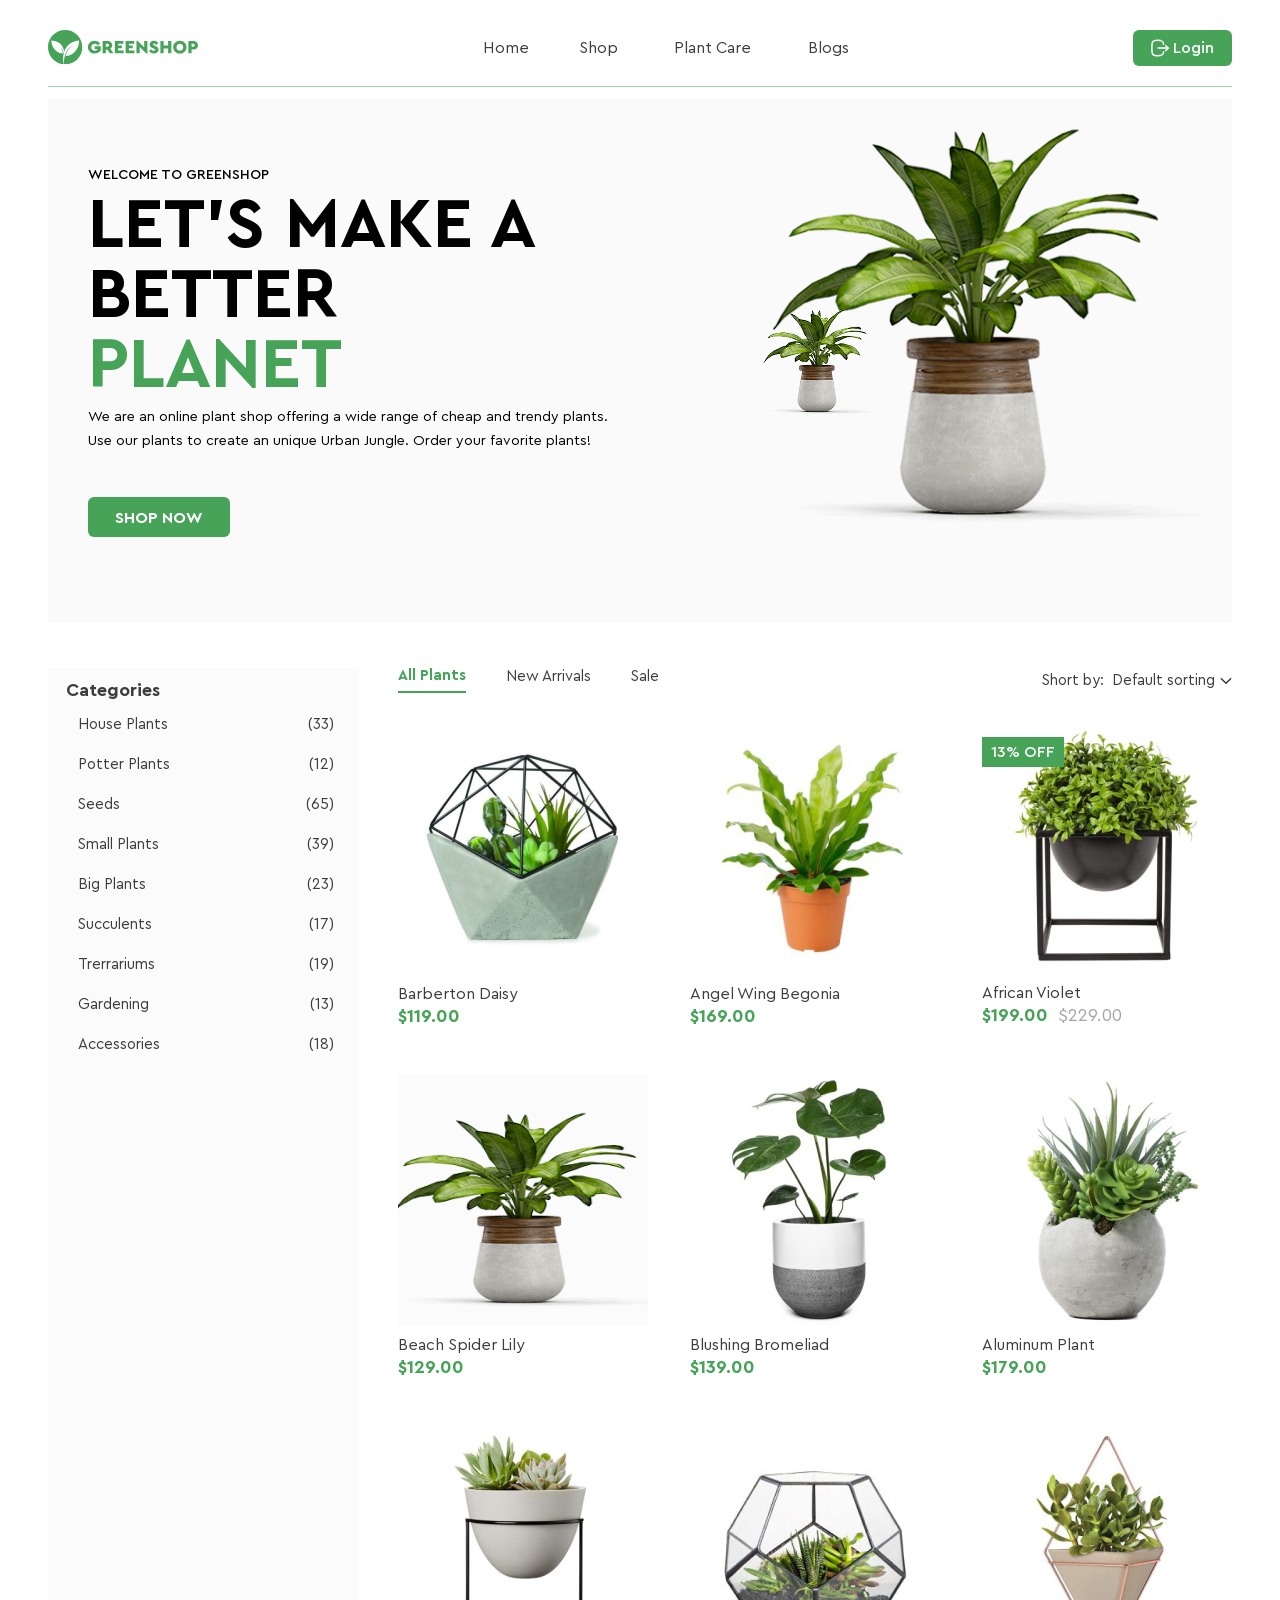
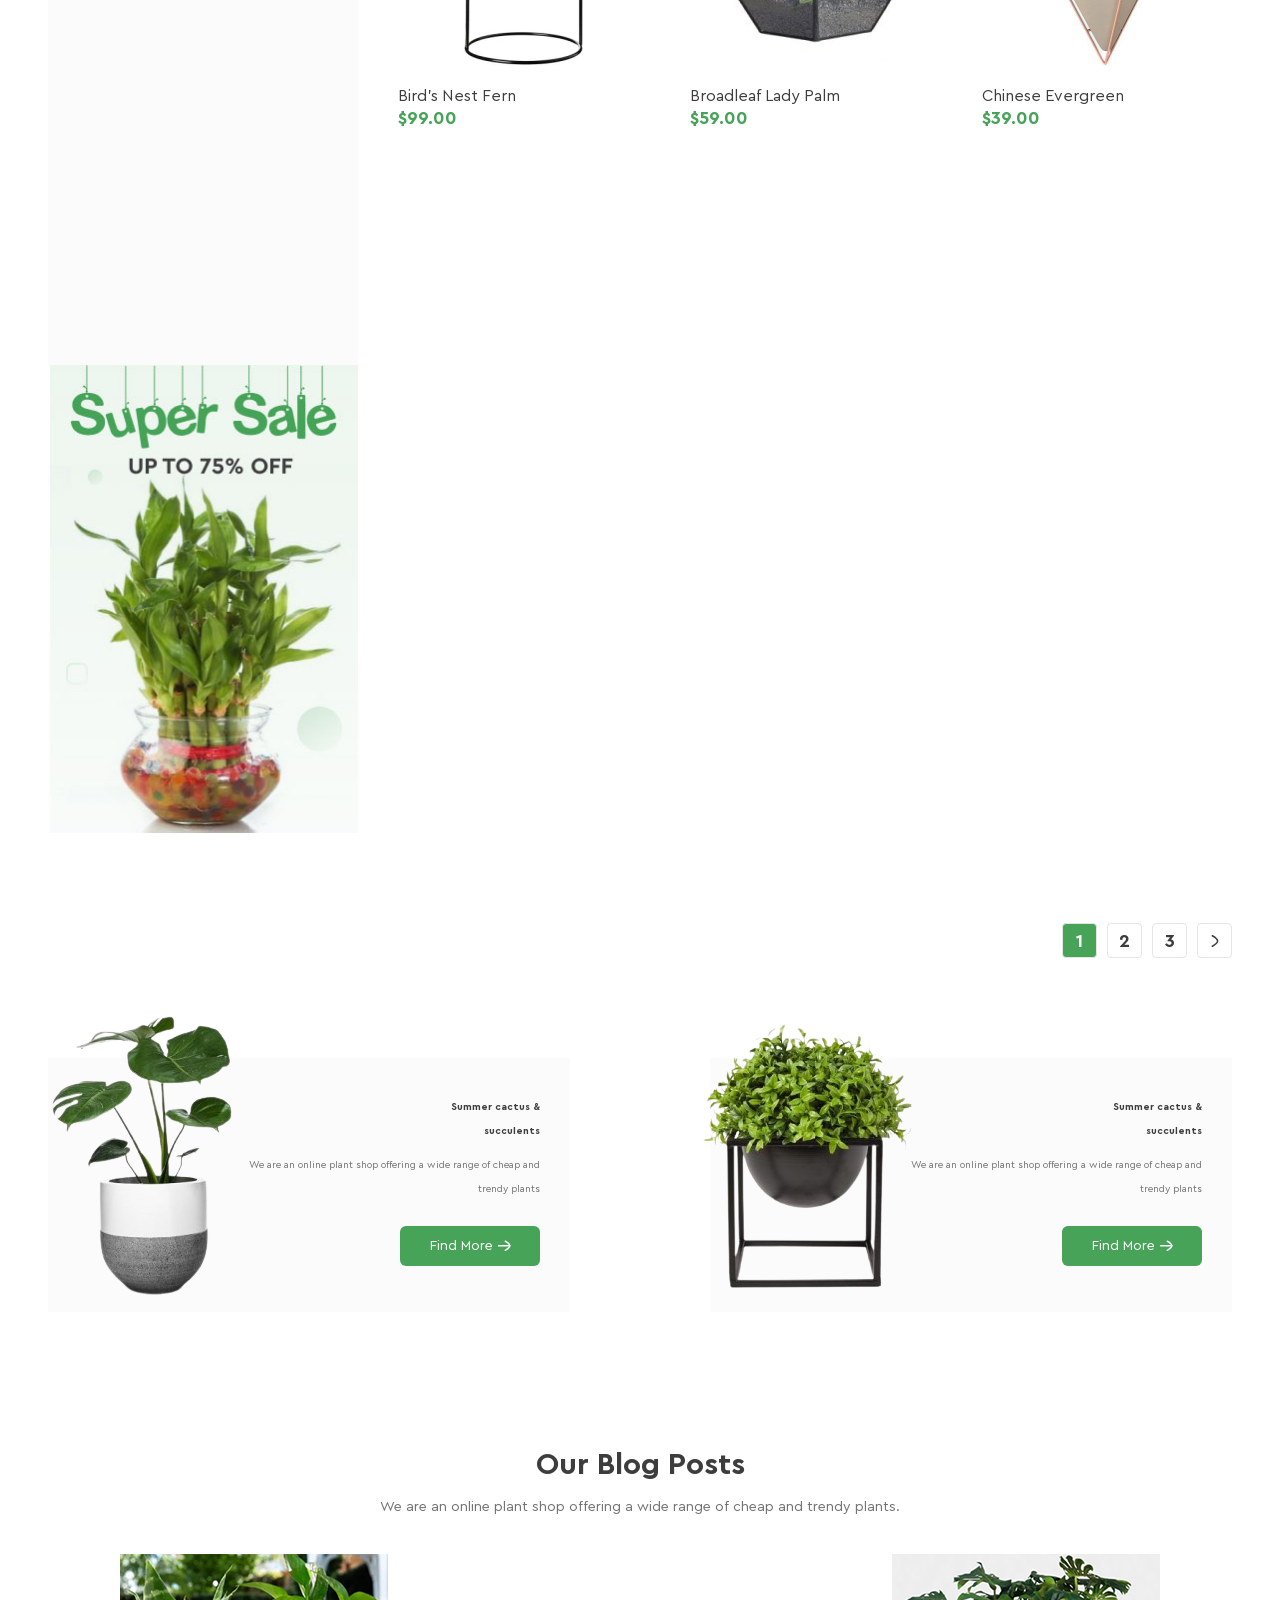
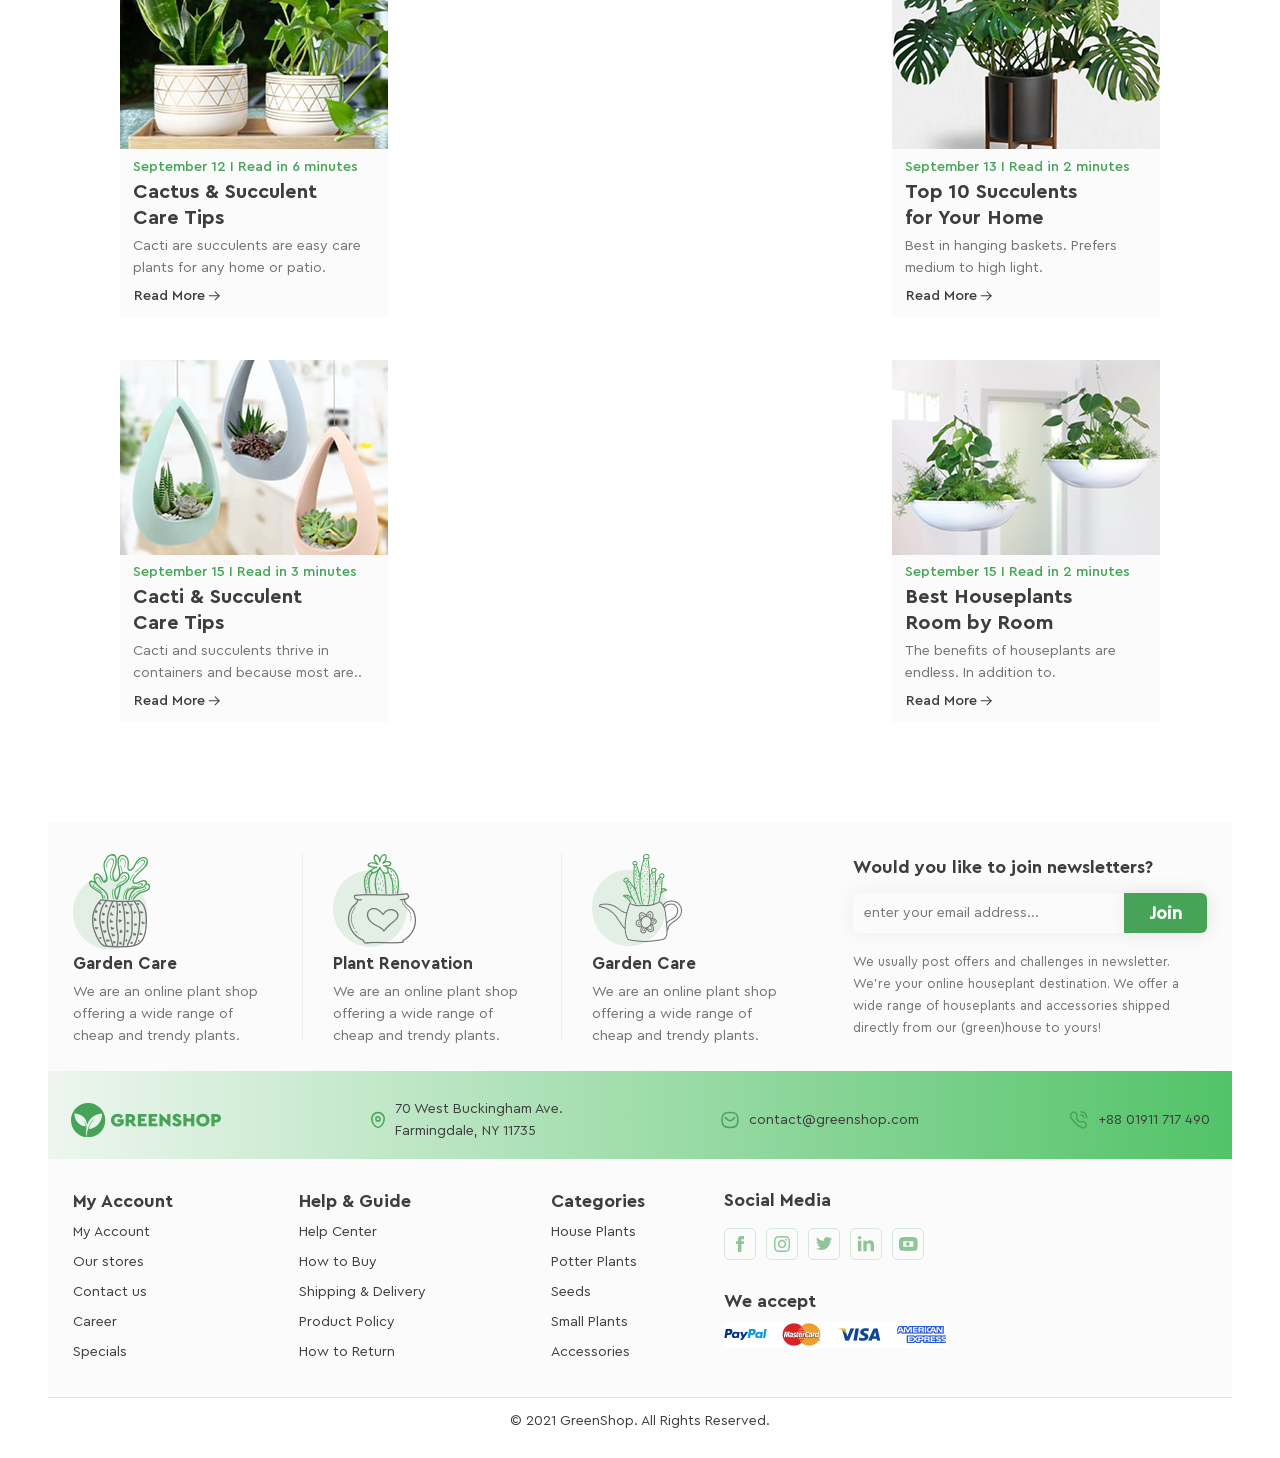
<file: index.html>
<!DOCTYPE html>
<html lang="en">
<head>
    <meta charset="UTF-8">
    <meta name="viewport" content="width=device-width, initial-scale=1.0">
    <title>GREENSHOP</title>
    <link rel="stylesheet" href="./css/reset.css">
    <link rel="stylesheet" href="./css/style.css">
</head>
<body>
    <header>
        <div class="header">
            <div class="logo">
                <a class="logo-link" href="./index.html">
                    <svg xmlns="http://www.w3.org/2000/svg" width="150" height="35" viewBox="0 0 150 35" fill="none">
                    <g clip-path="url(#clip0_1_38)">
                        <path d="M17.15 0C7.67748 0 0 7.67746 0 17.15C0 26.0201 6.73548 33.3175 15.3711 34.207C14.8496 29.9134 15.0436 26.4001 15.7067 23.5135C15.3347 21.7225 14.4898 19.0703 12.5734 17.1864C12.5734 17.1864 13.8348 19.0784 14.5181 21.6214C14.5181 21.6255 14.5221 21.6295 14.5221 21.6335C14.5949 21.9044 14.6596 22.1793 14.7162 22.4623C14.7283 22.527 14.7404 22.5917 14.7526 22.6604C14.8051 22.9515 14.8536 23.2426 14.886 23.5418C5.19513 22.3532 3.12921 13.6569 3.35561 10.3781C13.665 10.9482 15.7754 17.8292 16.0827 22.0985C19.4585 11.0412 30.1843 10.4024 31.0697 10.3781C31.4538 18.8763 25.1509 25.5026 17.6149 26.0807C17.6635 25.8503 17.7201 25.6198 17.7767 25.3934C17.7928 25.3247 17.813 25.26 17.8333 25.1913C17.8777 25.0296 17.9222 24.8679 17.9748 24.7061C17.995 24.6374 18.0192 24.5646 18.0394 24.4959C18.096 24.318 18.1567 24.1442 18.2173 23.9663C18.2335 23.9259 18.2456 23.8854 18.2618 23.845C18.3386 23.6348 18.4195 23.4326 18.5003 23.2305C18.5084 23.2143 18.5125 23.1941 18.5205 23.1779C18.5205 23.1779 18.5205 23.1779 18.5246 23.1779C20.4571 18.5043 24.0229 15.4439 24.0229 15.4439C17.0247 19.4868 15.8441 29.9983 15.6582 34.2231C16.1514 34.2676 16.6446 34.2999 17.15 34.2999C26.6225 34.2999 34.3 26.6225 34.3 17.15C34.3 7.67746 26.6225 0 17.15 0Z" fill="#46A358"/>
                        <path d="M46.7038 10.7454C48.9719 10.7454 50.8235 11.7198 52.0243 13.4987L49.7764 15.4109C48.9719 14.287 47.9975 13.7048 46.6472 13.7048C44.5691 13.7048 43.2754 15.0713 43.2754 17.1534C43.2754 19.2719 44.6419 20.695 46.8372 20.695C48.0177 20.695 48.9557 20.2826 49.5541 19.5913V19.0091H46.6674V16.2357H52.7763V20.1331C52.1941 21.164 51.3693 21.9888 50.302 22.6235C49.2347 23.242 48.0339 23.5614 46.7038 23.5614C42.9924 23.618 39.9238 20.7314 39.9764 17.1534C39.9198 13.5957 42.9924 10.6888 46.7038 10.7454Z" fill="#46A358"/>
                        <path d="M61.9577 23.3315L59.1681 19.4907H57.8379V23.3315H54.6157V10.9683H59.4672C62.2204 10.9683 64.246 12.6542 64.246 15.2214C64.246 16.7375 63.5142 17.9948 62.2973 18.7428L65.5559 23.3315H61.9577ZM57.8339 16.6809H59.4834C60.3809 16.6809 60.9631 16.0987 60.9631 15.2214C60.9631 14.3441 60.3809 13.7781 59.4834 13.7781H57.8339V16.6809Z" fill="#46A358"/>
                        <path d="M66.8335 10.9683H75.4126V13.8711H70.0557V15.5772H73.8763V18.2738H70.0557V20.4287H75.639V23.3315H66.8335V10.9683Z" fill="#46A358"/>
                        <path d="M77.644 10.9683H86.223V13.8711H80.8662V15.5772H84.6867V18.2738H80.8662V20.4287H86.4494V23.3315H77.644V10.9683Z" fill="#46A358"/>
                        <path d="M99.4194 10.9681V23.5577H98.3884L91.6812 17.0567V23.3313H88.459V10.7417H89.4899L96.1971 17.1497V10.9681H99.4194Z" fill="#46A358"/>
                        <path d="M103.264 19.1349C103.996 20.1092 104.764 20.7278 106.017 20.7278C106.862 20.7278 107.291 20.4286 107.291 19.8262C107.291 19.2845 107.008 19.1147 106.034 18.6821L104.76 18.1201C102.718 17.2186 101.631 16.0583 101.631 14.3926C101.631 12.2013 103.43 10.7378 105.957 10.7378C107.998 10.7378 109.442 11.7121 110.19 13.2282L108.035 14.8777C107.436 13.9802 106.875 13.5678 105.993 13.5678C105.318 13.5678 104.889 13.8306 104.889 14.3562C104.889 14.805 105.152 15.0516 105.957 15.3669L107.38 15.9653C109.535 16.8668 110.545 17.9503 110.545 19.6928C110.545 22.0903 108.577 23.5538 106.009 23.5538C103.782 23.5538 101.983 22.4865 101.081 20.7804L103.264 19.1349Z" fill="#46A358"/>
                        <path d="M112.393 10.9683H115.615V15.4842H120.131V10.9683H123.353V23.3315H120.131V18.387H115.615V23.3315H112.393V10.9683Z" fill="#46A358"/>
                        <path d="M131.843 10.7417C135.442 10.6649 138.607 13.6081 138.53 17.1497C138.603 20.7277 135.442 23.6143 131.843 23.5577C128.229 23.6143 125.116 20.7277 125.193 17.1497C125.116 13.6081 128.229 10.6689 131.843 10.7417ZM131.86 13.7011C129.874 13.7011 128.488 15.108 128.488 17.1497C128.488 18.1806 128.807 19.0216 129.426 19.6603C130.044 20.2789 130.869 20.5983 131.86 20.5983C133.772 20.5983 135.231 19.2116 135.231 17.1497C135.235 15.108 133.772 13.7011 131.86 13.7011Z" fill="#46A358"/>
                        <path d="M140.374 10.9683H145.225C147.979 10.9683 150.004 12.6542 150.004 15.2214C150.004 17.7523 147.926 19.4907 145.225 19.4907H143.596V23.3315H140.374V10.9683ZM145.242 16.6809C146.139 16.6809 146.721 16.0987 146.721 15.2214C146.721 14.3441 146.139 13.7781 145.242 13.7781H143.592V16.6809H145.242Z" fill="#46A358"/>
                    </g>
                    <defs>
                        <clipPath id="clip0_1_38">
                        <rect width="150" height="34.2999" fill="white"/>
                        </clipPath>
                    </defs>
                    </svg>
                </a>
            </div>
            <nav class="nav-list">
                <li class="list-item">
                    <a href="#" class="link-nav">Home</a>
                </li>
                <li class="list-item">
                    <a href="#" class="link-nav">Shop</a>
                </li>
                <li class="list-item menu-item-3">
                    <a href="#" class="link-nav">Plant Care</a>
                    <ul class="sub-list">
                      <li class="sub-list-item">
                        <a href="#" class="sub-list-item-link">Drainage</a>
                        <div class="icon-sub-list-item">
                          <svg xmlns="http://www.w3.org/2000/svg" width="7" height="10" viewBox="0 0 7 10" fill="none">
                            <path d="M6.79141 9.05421C7.02467 9.26992 7.02548 9.6204 6.79322 9.83704C6.58208 10.034 6.251 10.0525 6.01729 9.89219L5.95032 9.83873L1.14237 5.39264C0.929677 5.19596 0.910329 4.88737 1.08433 4.67032L1.14233 4.60816L5.95028 0.161336C6.18353 -0.0543896 6.56091 -0.0536639 6.79319 0.162956C7.00435 0.359884 7.0229 0.667444 6.84929 0.883814L6.79144 0.945788L2.40784 5.00061L6.79141 9.05421Z" fill="white"/>
                          </svg>
                        </div>
                      </li>
                      <li class="sub-list-item">
                        <a href="#" class="sub-list-item-link">Fungicides</a>
                        <div class="icon-sub-list-item">
                          <svg xmlns="http://www.w3.org/2000/svg" width="7" height="10" viewBox="0 0 7 10" fill="none">
                            <path d="M6.79141 9.05421C7.02467 9.26992 7.02548 9.6204 6.79322 9.83704C6.58208 10.034 6.251 10.0525 6.01729 9.89219L5.95032 9.83873L1.14237 5.39264C0.929677 5.19596 0.910329 4.88737 1.08433 4.67032L1.14233 4.60816L5.95028 0.161336C6.18353 -0.0543896 6.56091 -0.0536639 6.79319 0.162956C7.00435 0.359884 7.0229 0.667444 6.84929 0.883814L6.79144 0.945788L2.40784 5.00061L6.79141 9.05421Z" fill="white"/>
                          </svg>
                        </div>
                      </li>
                      <li class="sub-list-item">
                        <a href="#" class="sub-list-item-link">Fertilizer</a>
                        <div class="icon-sub-list-item">
                          <svg xmlns="http://www.w3.org/2000/svg" width="7" height="10" viewBox="0 0 7 10" fill="none">
                            <path d="M6.79141 9.05421C7.02467 9.26992 7.02548 9.6204 6.79322 9.83704C6.58208 10.034 6.251 10.0525 6.01729 9.89219L5.95032 9.83873L1.14237 5.39264C0.929677 5.19596 0.910329 4.88737 1.08433 4.67032L1.14233 4.60816L5.95028 0.161336C6.18353 -0.0543896 6.56091 -0.0536639 6.79319 0.162956C7.00435 0.359884 7.0229 0.667444 6.84929 0.883814L6.79144 0.945788L2.40784 5.00061L6.79141 9.05421Z" fill="white"/>
                          </svg>
                        </div>
                      </li>
                      <li class="sub-list-item sub-list-item-4">
                        <a href="#" class="sub-list-item-link">Priming</a>
                        <div class="icon-sub-list-item">
                          <svg xmlns="http://www.w3.org/2000/svg" width="7" height="10" viewBox="0 0 7 10" fill="none">
                            <path d="M6.79141 9.05421C7.02467 9.26992 7.02548 9.6204 6.79322 9.83704C6.58208 10.034 6.251 10.0525 6.01729 9.89219L5.95032 9.83873L1.14237 5.39264C0.929677 5.19596 0.910329 4.88737 1.08433 4.67032L1.14233 4.60816L5.95028 0.161336C6.18353 -0.0543896 6.56091 -0.0536639 6.79319 0.162956C7.00435 0.359884 7.0229 0.667444 6.84929 0.883814L6.79144 0.945788L2.40784 5.00061L6.79141 9.05421Z" fill="white"/>
                          </svg>
                        </div>
                        <ul class="drop-down-list">
                            <li class="drop-drown-list-item">
                              <a href="#" class="drop-drown-list-item-link">Universal</a>
                            </li>
                            <li class="drop-drown-list-item">
                              <a href="#" class="drop-drown-list-item-link">For Ficus</a>
                            </li>
                            <li class="drop-drown-list-item">
                              <a href="#" class="drop-drown-list-item-link">For Cacti</a>
                            </li>
                            <li class="drop-drown-list-item">
                              <a href="#" class="drop-drown-list-item-link">For those in bloom</a>
                            </li>
                            <li class="drop-drown-list-item">
                              <a href="#" class="drop-drown-list-item-link">For Orchids</a>
                            </li>
                        </ul>
                      </li>
                    </ul>
                </li>
                <li class="list-item">
                    <a href="#" class="link-nav">Blogs</a>
                </li>
            </nav>
            <button type="submit" class="btn-log">
                    <svg xmlns="http://www.w3.org/2000/svg" width="18" height="18" viewBox="0 0 18 18" fill="none">
                          <path d="M17.1601 9.10026H7.12598" stroke="white" stroke-width="1.5" stroke-linecap="round" stroke-linejoin="round"/>
                          <path d="M14.7212 6.67041L17.1612 9.10041L14.7212 11.5304" stroke="white" stroke-width="1.5" stroke-linecap="round" stroke-linejoin="round"/>
                          <path d="M12.634 5.35817C12.359 2.37484 11.2424 1.2915 6.8007 1.2915C0.883199 1.2915 0.883199 3.2165 0.883199 8.99984C0.883199 14.7832 0.883199 16.7082 6.8007 16.7082C11.2424 16.7082 12.359 15.6248 12.634 12.6415" stroke="white" stroke-width="1.5" stroke-linecap="round" stroke-linejoin="round"/>
                    </svg>
                    <a href="./registration.html">Login</a>
            </button>
            </div>
        </div>
    </header>

    <section class="section-main">
        <div class="section-main-info">
            <div class="comtainer-info">
                <span class="welcome-text">Welcome to GreenShop</span>
                <h1 class="slogan">Let’s Make a Better <span class="text-color-green">Planet</span></h1>
                <p class="info-text">We are an online plant shop offering a wide range of cheap and trendy plants. Use our plants to create an unique Urban Jungle. Order your favorite plants!</p>
                <button type="submit" class="shop-now">
                    shop now
                </button>
            </div>
            <div class="container-main-product">
                 <img src="./img/01_1.png" alt="potted flower" class="product-img">
                <img src="./img/01_2.png" alt="potted flower" class="product-img-position">
            </div>
        </div>
    </section>

    <section class="section-shop">
        <div class="container-aside">
            <div class="container-categories">
                <span class="categories-text">Categories</span>
                <ul class="list-categories">
                    <li class="list-categories-item">
                      <label class="custom-checkbox">
                        <input type="checkbox" class="checkbox" name="check">
                          <div class="checkbox-text">
                            <span>House Plants</span>
                            <span>(33)</span>
                          </div>
                      </label>
                    </li>
                    <li class="list-categories-item">
                      <label class="custom-checkbox">
                        <input type="checkbox" class="checkbox" name="check">
                          <div class="checkbox-text">
                            <span>Potter Plants</span>
                            <span>(12)</span>
                          </div>
                      </label>
                    </li>
                    <li class="list-categories-item">
                      <label class="custom-checkbox">
                        <input type="checkbox" class="checkbox" name="check">
                          <div class="checkbox-text">
                            <span>Seeds</span>
                            <span>(65)</span>
                          </div>
                      </label>
                    </li>
                    <li class="list-categories-item">
                      <label class="custom-checkbox">
                        <input type="checkbox" class="checkbox" name="check">
                          <div class="checkbox-text">
                            <span>Small Plants</span>
                            <span>(39)</span>
                          </div>
                      </label>
                    </li>
                    <li class="list-categories-item">
                      <label class="custom-checkbox">
                        <input type="checkbox" class="checkbox" name="check">
                          <div class="checkbox-text">
                            <span>Big Plants</span>
                            <span>(23)</span>
                          </div>
                      </label>
                    </li>
                    <li class="list-categories-item">
                      <label class="custom-checkbox">
                        <input type="checkbox" class="checkbox" name="check">
                          <div class="checkbox-text">
                            <span>Succulents</span>
                            <span>(17)</span>
                          </div>
                      </label>
                    </li>
                    <li class="list-categories-item">
                      <label class="custom-checkbox">
                        <input type="checkbox" class="checkbox" name="check">
                          <div class="checkbox-text">
                            <span>Trerrariums</span>
                            <span>(19)</span>
                          </div>
                      </label>
                    </li>
                    <li class="list-categories-item">
                      <label class="custom-checkbox">
                        <input type="checkbox" class="checkbox" name="check">
                          <div class="checkbox-text">
                            <span>Gardening</span>
                            <span>(13)</span>
                          </div>
                      </label>
                    </li>
                    <li class="list-categories-item">
                      <label class="custom-checkbox">
                        <input type="checkbox" class="checkbox" name="check">
                          <div class="checkbox-text">
                            <span>Accessories</span>
                            <span>(18)</span>
                          </div>
                      </label>
                    </li>
                </ul>
            </div>
                <img class="comtainer-sale-img" src="./img/Super_Sale_Banner.jpg" alt="Super_Sale_Banner">
        </div>
        <div class="comtainer-main-shop">
            <div class="comtainer-short-by">
                <ul class="short-by">
                    <li class="short-by-list active">All Plants</li>
                    <li class="short-by-list">New Arrivals</li>
                    <li class="short-by-list">Sale</li>
                </ul>
                <div class="default-sorting">
                    <div class="container-text-sorting">
                        <span class="text-sorting">Short by:</span>
                        <span class="text-sorting">Default sorting</span>
                    </div>
                    <div class="icon-sorting">
                        <svg xmlns="http://www.w3.org/2000/svg" width="12" height="8" viewBox="0 0 12 8" fill="none">
                          <path d="M10.6667 1.66669L6.00004 6.33335L1.33337 1.66669" stroke="#3D3D3D" stroke-width="1.5" stroke-linecap="round" stroke-linejoin="round"/>
                        </svg>
                    </div>
                </div>
            </div>
            <section class="section-shop-card">
                <div class="container-shop-card">
                    <div class="shop-card shop-card-border">
                        <div class="background-img">
                            <img class="card-img" src="./img/card_1.png" alt="Product-img-card">
                            <ul class="shop-card-icon">
                                <li class="card-icon">
                                    <a class="card-icon-link" href="#">
                                        <svg xmlns="http://www.w3.org/2000/svg" width="20" height="20" viewBox="0 0 20 20" fill="none">
                                          <g clip-path="url(#clip0_2_1949)">
                                            <path d="M14.294 16.8745H8.24077C5.65655 16.8745 3.55412 14.7721 3.55412 12.1879V7.38405C3.55412 4.98175 2.35676 2.75813 0.351225 1.4358C-0.00894369 1.19834 -0.108379 0.713895 0.129078 0.353726C0.366535 -0.00648163 0.850939 -0.105956 1.21119 0.131579C2.35606 0.886442 3.28487 1.88204 3.94905 3.02832C4.09258 3.18911 5.24995 4.41584 7.14726 4.41584H16.142C18.596 4.36995 20.5168 6.83267 19.8752 9.20138L18.8397 13.3284C18.3159 15.4163 16.4466 16.8745 14.294 16.8745ZM4.91926 5.53677C5.04912 6.1367 5.11634 6.7553 5.11634 7.38405V12.1879C5.11634 13.9107 6.51796 15.3123 8.24077 15.3123H14.294C15.7291 15.3123 16.9752 14.3401 17.3245 12.9482L18.3599 8.82121C18.7412 7.41373 17.5997 5.95084 16.142 5.97806H7.14722C6.28913 5.97806 5.54224 5.79305 4.91926 5.53677ZM7.85021 19.0226C7.85021 18.4833 7.41307 18.0462 6.87383 18.0462C5.57828 18.0978 5.57942 19.9479 6.87383 19.999C7.41307 19.999 7.85021 19.5618 7.85021 19.0226ZM15.6222 19.0226C15.6222 18.4833 15.1851 18.0462 14.6459 18.0462C13.3503 18.0978 13.3514 19.9479 14.6459 19.999C15.1851 19.999 15.6222 19.5618 15.6222 19.0226ZM16.9231 8.32138C16.9231 7.88998 16.5734 7.54027 16.142 7.54027H7.45966C6.42329 7.58152 6.42407 9.0616 7.45966 9.10249H16.142C16.5734 9.10249 16.9231 8.75279 16.9231 8.32138Z"/>
                                          </g>
                                          <defs>
                                            <clipPath id="clip0_2_1949">
                                              <rect width="20" height="20" fill="white"/>
                                            </clipPath>
                                          </defs>
                                        </svg>
                                    </a>
                                </li>
                                <li class="card-icon">
                                    <a class="card-icon-link" href="#">
                                        <svg xmlns="http://www.w3.org/2000/svg" width="20" height="20" viewBox="0 0 20 20" fill="none">
                                          <path d="M10 18.8873C9.71527 18.8873 9.44077 18.7842 9.22684 18.5968C8.41888 17.8903 7.63992 17.2264 6.95267 16.6408L6.94916 16.6377C4.93423 14.9207 3.19427 13.4378 1.98364 11.9771C0.630341 10.3441 0 8.79578 0 7.10434C0 5.46097 0.563507 3.94485 1.58661 2.83508C2.62192 1.71219 4.04251 1.09375 5.58716 1.09375C6.74164 1.09375 7.79892 1.45874 8.72955 2.1785C9.19922 2.54181 9.62494 2.98645 10 3.5051C10.3752 2.98645 10.8008 2.54181 11.2706 2.1785C12.2012 1.45874 13.2585 1.09375 14.413 1.09375C15.9575 1.09375 17.3782 1.71219 18.4135 2.83508C19.4366 3.94485 20 5.46097 20 7.10434C20 8.79578 19.3698 10.3441 18.0165 11.9769C16.8059 13.4378 15.0661 14.9205 13.0515 16.6374C12.363 17.224 11.5828 17.8889 10.773 18.5971C10.5592 18.7842 10.2846 18.8873 10 18.8873ZM5.58716 2.26532C4.37363 2.26532 3.25882 2.74963 2.44781 3.62915C1.62476 4.52194 1.17142 5.75607 1.17142 7.10434C1.17142 8.52692 1.70013 9.79919 2.88559 11.2296C4.03137 12.6122 5.73563 14.0645 7.70889 15.7462L7.71255 15.7492C8.4024 16.3371 9.18442 17.0036 9.99832 17.7153C10.8171 17.0023 11.6003 16.3347 12.2916 15.7458C14.2647 14.0642 15.9688 12.6122 17.1146 11.2296C18.2999 9.79919 18.8286 8.52692 18.8286 7.10434C18.8286 5.75607 18.3752 4.52194 17.5522 3.62915C16.7413 2.74963 15.6264 2.26532 14.413 2.26532C13.524 2.26532 12.7078 2.54791 11.9872 3.10516C11.3449 3.60199 10.8975 4.23004 10.6352 4.66949C10.5003 4.89548 10.2629 5.03036 10 5.03036C9.73709 5.03036 9.49966 4.89548 9.36478 4.66949C9.10263 4.23004 8.65524 3.60199 8.01285 3.10516C7.29218 2.54791 6.47598 2.26532 5.58716 2.26532Z"/>
                                        </svg>
                                    </a>
                                </li>
                                <li class="card-icon">
                                    <a class="card-icon-link" href="#">
                                        <svg xmlns="http://www.w3.org/2000/svg" width="20" height="20" viewBox="0 0 20 20" fill="none">
                                          <g clip-path="url(#clip0_2_1953)">
                                            <path d="M14.5656 16.0023C10.5704 19.1859 4.98549 18.3049 2.02729 14.6536C-0.827886 11.1285 -0.64932 6.04314 2.44811 2.82458C5.64856 -0.50074 10.6802 -0.944658 14.3277 1.78316C15.6345 2.76027 16.6104 4.00337 17.246 5.50807C17.8853 7.02151 18.0795 8.59614 17.8578 10.2201C17.6368 11.8365 16.9918 13.2769 15.9423 14.6212C16.0272 14.6767 16.1178 14.7167 16.1827 14.7816C17.3365 15.9305 18.4859 17.0836 19.6397 18.2325C19.9132 18.5047 20.0493 18.8218 19.9682 19.204C19.8071 19.9644 18.9018 20.2579 18.3211 19.7359C18.0489 19.4918 17.7985 19.2227 17.54 18.9642C16.5923 18.0171 15.6451 17.0693 14.6973 16.1221C14.658 16.0847 14.6168 16.0497 14.5656 16.0023ZM15.9529 8.98636C15.9629 5.12659 12.8468 2.00605 8.97825 2.00043C5.12035 1.99481 2.00669 5.09037 1.98983 8.94765C1.97297 12.8168 5.08289 15.9461 8.96326 15.9642C12.8055 15.9823 15.9429 12.8499 15.9529 8.98636Z"/>
                                          </g>
                                          <defs>
                                            <clipPath id="clip0_2_1953">
                                              <rect width="19.9913" height="20" fill="white"/>
                                            </clipPath>
                                          </defs>
                                        </svg>
                                    </a>
                                </li>
                            </ul>
                        </div>
                        <h2 class="card-text">Barberton Daisy</h2>
                        <div class="container-card-price">
                            <span class="card-price">$119.00</span>
                        </div>
                    </div>
                    <div class="shop-card shop-card-border">
                        <div class="background-img">
                            <img class="card-img" src="./img/card_2.png" alt="Product-img-card">
                            <ul class="shop-card-icon">
                                <li class="card-icon">
                                    <a class="card-icon-link" href="#">
                                        <svg xmlns="http://www.w3.org/2000/svg" width="20" height="20" viewBox="0 0 20 20" fill="none">
                                          <g clip-path="url(#clip0_2_1949)">
                                            <path d="M14.294 16.8745H8.24077C5.65655 16.8745 3.55412 14.7721 3.55412 12.1879V7.38405C3.55412 4.98175 2.35676 2.75813 0.351225 1.4358C-0.00894369 1.19834 -0.108379 0.713895 0.129078 0.353726C0.366535 -0.00648163 0.850939 -0.105956 1.21119 0.131579C2.35606 0.886442 3.28487 1.88204 3.94905 3.02832C4.09258 3.18911 5.24995 4.41584 7.14726 4.41584H16.142C18.596 4.36995 20.5168 6.83267 19.8752 9.20138L18.8397 13.3284C18.3159 15.4163 16.4466 16.8745 14.294 16.8745ZM4.91926 5.53677C5.04912 6.1367 5.11634 6.7553 5.11634 7.38405V12.1879C5.11634 13.9107 6.51796 15.3123 8.24077 15.3123H14.294C15.7291 15.3123 16.9752 14.3401 17.3245 12.9482L18.3599 8.82121C18.7412 7.41373 17.5997 5.95084 16.142 5.97806H7.14722C6.28913 5.97806 5.54224 5.79305 4.91926 5.53677ZM7.85021 19.0226C7.85021 18.4833 7.41307 18.0462 6.87383 18.0462C5.57828 18.0978 5.57942 19.9479 6.87383 19.999C7.41307 19.999 7.85021 19.5618 7.85021 19.0226ZM15.6222 19.0226C15.6222 18.4833 15.1851 18.0462 14.6459 18.0462C13.3503 18.0978 13.3514 19.9479 14.6459 19.999C15.1851 19.999 15.6222 19.5618 15.6222 19.0226ZM16.9231 8.32138C16.9231 7.88998 16.5734 7.54027 16.142 7.54027H7.45966C6.42329 7.58152 6.42407 9.0616 7.45966 9.10249H16.142C16.5734 9.10249 16.9231 8.75279 16.9231 8.32138Z"/>
                                          </g>
                                          <defs>
                                            <clipPath id="clip0_2_1949">
                                              <rect width="20" height="20" fill="white"/>
                                            </clipPath>
                                          </defs>
                                        </svg>
                                    </a>
                                </li>
                                <li class="card-icon">
                                    <a class="card-icon-link" href="#">
                                        <svg xmlns="http://www.w3.org/2000/svg" width="20" height="20" viewBox="0 0 20 20" fill="none">
                                          <path d="M10 18.8873C9.71527 18.8873 9.44077 18.7842 9.22684 18.5968C8.41888 17.8903 7.63992 17.2264 6.95267 16.6408L6.94916 16.6377C4.93423 14.9207 3.19427 13.4378 1.98364 11.9771C0.630341 10.3441 0 8.79578 0 7.10434C0 5.46097 0.563507 3.94485 1.58661 2.83508C2.62192 1.71219 4.04251 1.09375 5.58716 1.09375C6.74164 1.09375 7.79892 1.45874 8.72955 2.1785C9.19922 2.54181 9.62494 2.98645 10 3.5051C10.3752 2.98645 10.8008 2.54181 11.2706 2.1785C12.2012 1.45874 13.2585 1.09375 14.413 1.09375C15.9575 1.09375 17.3782 1.71219 18.4135 2.83508C19.4366 3.94485 20 5.46097 20 7.10434C20 8.79578 19.3698 10.3441 18.0165 11.9769C16.8059 13.4378 15.0661 14.9205 13.0515 16.6374C12.363 17.224 11.5828 17.8889 10.773 18.5971C10.5592 18.7842 10.2846 18.8873 10 18.8873ZM5.58716 2.26532C4.37363 2.26532 3.25882 2.74963 2.44781 3.62915C1.62476 4.52194 1.17142 5.75607 1.17142 7.10434C1.17142 8.52692 1.70013 9.79919 2.88559 11.2296C4.03137 12.6122 5.73563 14.0645 7.70889 15.7462L7.71255 15.7492C8.4024 16.3371 9.18442 17.0036 9.99832 17.7153C10.8171 17.0023 11.6003 16.3347 12.2916 15.7458C14.2647 14.0642 15.9688 12.6122 17.1146 11.2296C18.2999 9.79919 18.8286 8.52692 18.8286 7.10434C18.8286 5.75607 18.3752 4.52194 17.5522 3.62915C16.7413 2.74963 15.6264 2.26532 14.413 2.26532C13.524 2.26532 12.7078 2.54791 11.9872 3.10516C11.3449 3.60199 10.8975 4.23004 10.6352 4.66949C10.5003 4.89548 10.2629 5.03036 10 5.03036C9.73709 5.03036 9.49966 4.89548 9.36478 4.66949C9.10263 4.23004 8.65524 3.60199 8.01285 3.10516C7.29218 2.54791 6.47598 2.26532 5.58716 2.26532Z"/>
                                        </svg>
                                    </a>
                                </li>
                                <li class="card-icon">
                                    <a class="card-icon-link" href="#">
                                        <svg xmlns="http://www.w3.org/2000/svg" width="20" height="20" viewBox="0 0 20 20" fill="none">
                                          <g clip-path="url(#clip0_2_1953)">
                                            <path d="M14.5656 16.0023C10.5704 19.1859 4.98549 18.3049 2.02729 14.6536C-0.827886 11.1285 -0.64932 6.04314 2.44811 2.82458C5.64856 -0.50074 10.6802 -0.944658 14.3277 1.78316C15.6345 2.76027 16.6104 4.00337 17.246 5.50807C17.8853 7.02151 18.0795 8.59614 17.8578 10.2201C17.6368 11.8365 16.9918 13.2769 15.9423 14.6212C16.0272 14.6767 16.1178 14.7167 16.1827 14.7816C17.3365 15.9305 18.4859 17.0836 19.6397 18.2325C19.9132 18.5047 20.0493 18.8218 19.9682 19.204C19.8071 19.9644 18.9018 20.2579 18.3211 19.7359C18.0489 19.4918 17.7985 19.2227 17.54 18.9642C16.5923 18.0171 15.6451 17.0693 14.6973 16.1221C14.658 16.0847 14.6168 16.0497 14.5656 16.0023ZM15.9529 8.98636C15.9629 5.12659 12.8468 2.00605 8.97825 2.00043C5.12035 1.99481 2.00669 5.09037 1.98983 8.94765C1.97297 12.8168 5.08289 15.9461 8.96326 15.9642C12.8055 15.9823 15.9429 12.8499 15.9529 8.98636Z"/>
                                          </g>
                                          <defs>
                                            <clipPath id="clip0_2_1953">
                                              <rect width="19.9913" height="20" fill="white"/>
                                            </clipPath>
                                          </defs>
                                        </svg>
                                    </a>
                                </li>
                            </ul>
                        </div>
                        <h2 class="card-text">Angel Wing Begonia</h2>
                        <div class="container-card-price">
                            <span class="card-price">$169.00</span>
                        </div>
                    </div>
                    <div class="shop-card">
                        <div class="background-img">
                            <img class="card-img" src="./img/card_3.png" alt="Product-img-card">
                            <div class="block-sele">13% OFF</div>
                        </div>
                        <h2 class="card-text">African Violet</h2>
                        <div class="container-card-price">
                            <span class="card-price">$199.00</span>
                            <span class="card-price-sale">$229.00</span>
                        </div>
                    </div>
                    <div class="shop-card shop-card-border">
                        <div class="background-img">
                            <img class="card-img" src="./img/card_4.png" alt="Product-img-card">
                            <ul class="shop-card-icon">
                                <li class="card-icon">
                                    <a class="card-icon-link" href="#">
                                        <svg xmlns="http://www.w3.org/2000/svg" width="20" height="20" viewBox="0 0 20 20" fill="none">
                                          <g clip-path="url(#clip0_2_1949)">
                                            <path d="M14.294 16.8745H8.24077C5.65655 16.8745 3.55412 14.7721 3.55412 12.1879V7.38405C3.55412 4.98175 2.35676 2.75813 0.351225 1.4358C-0.00894369 1.19834 -0.108379 0.713895 0.129078 0.353726C0.366535 -0.00648163 0.850939 -0.105956 1.21119 0.131579C2.35606 0.886442 3.28487 1.88204 3.94905 3.02832C4.09258 3.18911 5.24995 4.41584 7.14726 4.41584H16.142C18.596 4.36995 20.5168 6.83267 19.8752 9.20138L18.8397 13.3284C18.3159 15.4163 16.4466 16.8745 14.294 16.8745ZM4.91926 5.53677C5.04912 6.1367 5.11634 6.7553 5.11634 7.38405V12.1879C5.11634 13.9107 6.51796 15.3123 8.24077 15.3123H14.294C15.7291 15.3123 16.9752 14.3401 17.3245 12.9482L18.3599 8.82121C18.7412 7.41373 17.5997 5.95084 16.142 5.97806H7.14722C6.28913 5.97806 5.54224 5.79305 4.91926 5.53677ZM7.85021 19.0226C7.85021 18.4833 7.41307 18.0462 6.87383 18.0462C5.57828 18.0978 5.57942 19.9479 6.87383 19.999C7.41307 19.999 7.85021 19.5618 7.85021 19.0226ZM15.6222 19.0226C15.6222 18.4833 15.1851 18.0462 14.6459 18.0462C13.3503 18.0978 13.3514 19.9479 14.6459 19.999C15.1851 19.999 15.6222 19.5618 15.6222 19.0226ZM16.9231 8.32138C16.9231 7.88998 16.5734 7.54027 16.142 7.54027H7.45966C6.42329 7.58152 6.42407 9.0616 7.45966 9.10249H16.142C16.5734 9.10249 16.9231 8.75279 16.9231 8.32138Z"/>
                                          </g>
                                          <defs>
                                            <clipPath id="clip0_2_1949">
                                              <rect width="20" height="20" fill="white"/>
                                            </clipPath>
                                          </defs>
                                        </svg>
                                    </a>
                                </li>
                                <li class="card-icon">
                                    <a class="card-icon-link" href="#">
                                        <svg xmlns="http://www.w3.org/2000/svg" width="20" height="20" viewBox="0 0 20 20" fill="none">
                                          <path d="M10 18.8873C9.71527 18.8873 9.44077 18.7842 9.22684 18.5968C8.41888 17.8903 7.63992 17.2264 6.95267 16.6408L6.94916 16.6377C4.93423 14.9207 3.19427 13.4378 1.98364 11.9771C0.630341 10.3441 0 8.79578 0 7.10434C0 5.46097 0.563507 3.94485 1.58661 2.83508C2.62192 1.71219 4.04251 1.09375 5.58716 1.09375C6.74164 1.09375 7.79892 1.45874 8.72955 2.1785C9.19922 2.54181 9.62494 2.98645 10 3.5051C10.3752 2.98645 10.8008 2.54181 11.2706 2.1785C12.2012 1.45874 13.2585 1.09375 14.413 1.09375C15.9575 1.09375 17.3782 1.71219 18.4135 2.83508C19.4366 3.94485 20 5.46097 20 7.10434C20 8.79578 19.3698 10.3441 18.0165 11.9769C16.8059 13.4378 15.0661 14.9205 13.0515 16.6374C12.363 17.224 11.5828 17.8889 10.773 18.5971C10.5592 18.7842 10.2846 18.8873 10 18.8873ZM5.58716 2.26532C4.37363 2.26532 3.25882 2.74963 2.44781 3.62915C1.62476 4.52194 1.17142 5.75607 1.17142 7.10434C1.17142 8.52692 1.70013 9.79919 2.88559 11.2296C4.03137 12.6122 5.73563 14.0645 7.70889 15.7462L7.71255 15.7492C8.4024 16.3371 9.18442 17.0036 9.99832 17.7153C10.8171 17.0023 11.6003 16.3347 12.2916 15.7458C14.2647 14.0642 15.9688 12.6122 17.1146 11.2296C18.2999 9.79919 18.8286 8.52692 18.8286 7.10434C18.8286 5.75607 18.3752 4.52194 17.5522 3.62915C16.7413 2.74963 15.6264 2.26532 14.413 2.26532C13.524 2.26532 12.7078 2.54791 11.9872 3.10516C11.3449 3.60199 10.8975 4.23004 10.6352 4.66949C10.5003 4.89548 10.2629 5.03036 10 5.03036C9.73709 5.03036 9.49966 4.89548 9.36478 4.66949C9.10263 4.23004 8.65524 3.60199 8.01285 3.10516C7.29218 2.54791 6.47598 2.26532 5.58716 2.26532Z"/>
                                        </svg>
                                    </a>
                                </li>
                                <li class="card-icon">
                                    <a class="card-icon-link" href="#">
                                        <svg xmlns="http://www.w3.org/2000/svg" width="20" height="20" viewBox="0 0 20 20" fill="none">
                                          <g clip-path="url(#clip0_2_1953)">
                                            <path d="M14.5656 16.0023C10.5704 19.1859 4.98549 18.3049 2.02729 14.6536C-0.827886 11.1285 -0.64932 6.04314 2.44811 2.82458C5.64856 -0.50074 10.6802 -0.944658 14.3277 1.78316C15.6345 2.76027 16.6104 4.00337 17.246 5.50807C17.8853 7.02151 18.0795 8.59614 17.8578 10.2201C17.6368 11.8365 16.9918 13.2769 15.9423 14.6212C16.0272 14.6767 16.1178 14.7167 16.1827 14.7816C17.3365 15.9305 18.4859 17.0836 19.6397 18.2325C19.9132 18.5047 20.0493 18.8218 19.9682 19.204C19.8071 19.9644 18.9018 20.2579 18.3211 19.7359C18.0489 19.4918 17.7985 19.2227 17.54 18.9642C16.5923 18.0171 15.6451 17.0693 14.6973 16.1221C14.658 16.0847 14.6168 16.0497 14.5656 16.0023ZM15.9529 8.98636C15.9629 5.12659 12.8468 2.00605 8.97825 2.00043C5.12035 1.99481 2.00669 5.09037 1.98983 8.94765C1.97297 12.8168 5.08289 15.9461 8.96326 15.9642C12.8055 15.9823 15.9429 12.8499 15.9529 8.98636Z"/>
                                          </g>
                                          <defs>
                                            <clipPath id="clip0_2_1953">
                                              <rect width="19.9913" height="20" fill="white"/>
                                            </clipPath>
                                          </defs>
                                        </svg>
                                    </a>
                                </li>
                            </ul>
                        </div>
                        <h2 class="card-text">Beach Spider Lily</h2>
                        <div class="container-card-price">
                            <span class="card-price">$129.00</span>
                        </div>
                    </div>
                    <div class="shop-card shop-card-border">
                        <div class="background-img">
                            <img class="card-img" src="./img/card_5.png" alt="Product-img-card">
                            <ul class="shop-card-icon">
                                <li class="card-icon">
                                    <a class="card-icon-link" href="#">
                                        <svg xmlns="http://www.w3.org/2000/svg" width="20" height="20" viewBox="0 0 20 20" fill="none">
                                          <g clip-path="url(#clip0_2_1949)">
                                            <path d="M14.294 16.8745H8.24077C5.65655 16.8745 3.55412 14.7721 3.55412 12.1879V7.38405C3.55412 4.98175 2.35676 2.75813 0.351225 1.4358C-0.00894369 1.19834 -0.108379 0.713895 0.129078 0.353726C0.366535 -0.00648163 0.850939 -0.105956 1.21119 0.131579C2.35606 0.886442 3.28487 1.88204 3.94905 3.02832C4.09258 3.18911 5.24995 4.41584 7.14726 4.41584H16.142C18.596 4.36995 20.5168 6.83267 19.8752 9.20138L18.8397 13.3284C18.3159 15.4163 16.4466 16.8745 14.294 16.8745ZM4.91926 5.53677C5.04912 6.1367 5.11634 6.7553 5.11634 7.38405V12.1879C5.11634 13.9107 6.51796 15.3123 8.24077 15.3123H14.294C15.7291 15.3123 16.9752 14.3401 17.3245 12.9482L18.3599 8.82121C18.7412 7.41373 17.5997 5.95084 16.142 5.97806H7.14722C6.28913 5.97806 5.54224 5.79305 4.91926 5.53677ZM7.85021 19.0226C7.85021 18.4833 7.41307 18.0462 6.87383 18.0462C5.57828 18.0978 5.57942 19.9479 6.87383 19.999C7.41307 19.999 7.85021 19.5618 7.85021 19.0226ZM15.6222 19.0226C15.6222 18.4833 15.1851 18.0462 14.6459 18.0462C13.3503 18.0978 13.3514 19.9479 14.6459 19.999C15.1851 19.999 15.6222 19.5618 15.6222 19.0226ZM16.9231 8.32138C16.9231 7.88998 16.5734 7.54027 16.142 7.54027H7.45966C6.42329 7.58152 6.42407 9.0616 7.45966 9.10249H16.142C16.5734 9.10249 16.9231 8.75279 16.9231 8.32138Z"/>
                                          </g>
                                          <defs>
                                            <clipPath id="clip0_2_1949">
                                              <rect width="20" height="20" fill="white"/>
                                            </clipPath>
                                          </defs>
                                        </svg>
                                    </a>
                                </li>
                                <li class="card-icon">
                                    <a class="card-icon-link" href="#">
                                        <svg xmlns="http://www.w3.org/2000/svg" width="20" height="20" viewBox="0 0 20 20" fill="none">
                                          <path d="M10 18.8873C9.71527 18.8873 9.44077 18.7842 9.22684 18.5968C8.41888 17.8903 7.63992 17.2264 6.95267 16.6408L6.94916 16.6377C4.93423 14.9207 3.19427 13.4378 1.98364 11.9771C0.630341 10.3441 0 8.79578 0 7.10434C0 5.46097 0.563507 3.94485 1.58661 2.83508C2.62192 1.71219 4.04251 1.09375 5.58716 1.09375C6.74164 1.09375 7.79892 1.45874 8.72955 2.1785C9.19922 2.54181 9.62494 2.98645 10 3.5051C10.3752 2.98645 10.8008 2.54181 11.2706 2.1785C12.2012 1.45874 13.2585 1.09375 14.413 1.09375C15.9575 1.09375 17.3782 1.71219 18.4135 2.83508C19.4366 3.94485 20 5.46097 20 7.10434C20 8.79578 19.3698 10.3441 18.0165 11.9769C16.8059 13.4378 15.0661 14.9205 13.0515 16.6374C12.363 17.224 11.5828 17.8889 10.773 18.5971C10.5592 18.7842 10.2846 18.8873 10 18.8873ZM5.58716 2.26532C4.37363 2.26532 3.25882 2.74963 2.44781 3.62915C1.62476 4.52194 1.17142 5.75607 1.17142 7.10434C1.17142 8.52692 1.70013 9.79919 2.88559 11.2296C4.03137 12.6122 5.73563 14.0645 7.70889 15.7462L7.71255 15.7492C8.4024 16.3371 9.18442 17.0036 9.99832 17.7153C10.8171 17.0023 11.6003 16.3347 12.2916 15.7458C14.2647 14.0642 15.9688 12.6122 17.1146 11.2296C18.2999 9.79919 18.8286 8.52692 18.8286 7.10434C18.8286 5.75607 18.3752 4.52194 17.5522 3.62915C16.7413 2.74963 15.6264 2.26532 14.413 2.26532C13.524 2.26532 12.7078 2.54791 11.9872 3.10516C11.3449 3.60199 10.8975 4.23004 10.6352 4.66949C10.5003 4.89548 10.2629 5.03036 10 5.03036C9.73709 5.03036 9.49966 4.89548 9.36478 4.66949C9.10263 4.23004 8.65524 3.60199 8.01285 3.10516C7.29218 2.54791 6.47598 2.26532 5.58716 2.26532Z"/>
                                        </svg>
                                    </a>
                                </li>
                                <li class="card-icon">
                                    <a class="card-icon-link" href="#">
                                        <svg xmlns="http://www.w3.org/2000/svg" width="20" height="20" viewBox="0 0 20 20" fill="none">
                                          <g clip-path="url(#clip0_2_1953)">
                                            <path d="M14.5656 16.0023C10.5704 19.1859 4.98549 18.3049 2.02729 14.6536C-0.827886 11.1285 -0.64932 6.04314 2.44811 2.82458C5.64856 -0.50074 10.6802 -0.944658 14.3277 1.78316C15.6345 2.76027 16.6104 4.00337 17.246 5.50807C17.8853 7.02151 18.0795 8.59614 17.8578 10.2201C17.6368 11.8365 16.9918 13.2769 15.9423 14.6212C16.0272 14.6767 16.1178 14.7167 16.1827 14.7816C17.3365 15.9305 18.4859 17.0836 19.6397 18.2325C19.9132 18.5047 20.0493 18.8218 19.9682 19.204C19.8071 19.9644 18.9018 20.2579 18.3211 19.7359C18.0489 19.4918 17.7985 19.2227 17.54 18.9642C16.5923 18.0171 15.6451 17.0693 14.6973 16.1221C14.658 16.0847 14.6168 16.0497 14.5656 16.0023ZM15.9529 8.98636C15.9629 5.12659 12.8468 2.00605 8.97825 2.00043C5.12035 1.99481 2.00669 5.09037 1.98983 8.94765C1.97297 12.8168 5.08289 15.9461 8.96326 15.9642C12.8055 15.9823 15.9429 12.8499 15.9529 8.98636Z"/>
                                          </g>
                                          <defs>
                                            <clipPath id="clip0_2_1953">
                                              <rect width="19.9913" height="20" fill="white"/>
                                            </clipPath>
                                          </defs>
                                        </svg>
                                    </a>
                                </li>
                            </ul>
                        </div>
                        <h2 class="card-text">Blushing Bromeliad</h2>
                        <div class="container-card-price">
                            <span class="card-price">$139.00</span>
                        </div>
                    </div>
                    <div class="shop-card shop-card-border">
                        <div class="background-img">
                            <img class="card-img" src="./img/card_6.png" alt="Product-img-card">
                            <ul class="shop-card-icon">
                                <li class="card-icon">
                                    <a class="card-icon-link" href="#">
                                        <svg xmlns="http://www.w3.org/2000/svg" width="20" height="20" viewBox="0 0 20 20" fill="none">
                                          <g clip-path="url(#clip0_2_1949)">
                                            <path d="M14.294 16.8745H8.24077C5.65655 16.8745 3.55412 14.7721 3.55412 12.1879V7.38405C3.55412 4.98175 2.35676 2.75813 0.351225 1.4358C-0.00894369 1.19834 -0.108379 0.713895 0.129078 0.353726C0.366535 -0.00648163 0.850939 -0.105956 1.21119 0.131579C2.35606 0.886442 3.28487 1.88204 3.94905 3.02832C4.09258 3.18911 5.24995 4.41584 7.14726 4.41584H16.142C18.596 4.36995 20.5168 6.83267 19.8752 9.20138L18.8397 13.3284C18.3159 15.4163 16.4466 16.8745 14.294 16.8745ZM4.91926 5.53677C5.04912 6.1367 5.11634 6.7553 5.11634 7.38405V12.1879C5.11634 13.9107 6.51796 15.3123 8.24077 15.3123H14.294C15.7291 15.3123 16.9752 14.3401 17.3245 12.9482L18.3599 8.82121C18.7412 7.41373 17.5997 5.95084 16.142 5.97806H7.14722C6.28913 5.97806 5.54224 5.79305 4.91926 5.53677ZM7.85021 19.0226C7.85021 18.4833 7.41307 18.0462 6.87383 18.0462C5.57828 18.0978 5.57942 19.9479 6.87383 19.999C7.41307 19.999 7.85021 19.5618 7.85021 19.0226ZM15.6222 19.0226C15.6222 18.4833 15.1851 18.0462 14.6459 18.0462C13.3503 18.0978 13.3514 19.9479 14.6459 19.999C15.1851 19.999 15.6222 19.5618 15.6222 19.0226ZM16.9231 8.32138C16.9231 7.88998 16.5734 7.54027 16.142 7.54027H7.45966C6.42329 7.58152 6.42407 9.0616 7.45966 9.10249H16.142C16.5734 9.10249 16.9231 8.75279 16.9231 8.32138Z"/>
                                          </g>
                                          <defs>
                                            <clipPath id="clip0_2_1949">
                                              <rect width="20" height="20" fill="white"/>
                                            </clipPath>
                                          </defs>
                                        </svg>
                                    </a>
                                </li>
                                <li class="card-icon">
                                    <a class="card-icon-link" href="#">
                                        <svg xmlns="http://www.w3.org/2000/svg" width="20" height="20" viewBox="0 0 20 20" fill="none">
                                          <path d="M10 18.8873C9.71527 18.8873 9.44077 18.7842 9.22684 18.5968C8.41888 17.8903 7.63992 17.2264 6.95267 16.6408L6.94916 16.6377C4.93423 14.9207 3.19427 13.4378 1.98364 11.9771C0.630341 10.3441 0 8.79578 0 7.10434C0 5.46097 0.563507 3.94485 1.58661 2.83508C2.62192 1.71219 4.04251 1.09375 5.58716 1.09375C6.74164 1.09375 7.79892 1.45874 8.72955 2.1785C9.19922 2.54181 9.62494 2.98645 10 3.5051C10.3752 2.98645 10.8008 2.54181 11.2706 2.1785C12.2012 1.45874 13.2585 1.09375 14.413 1.09375C15.9575 1.09375 17.3782 1.71219 18.4135 2.83508C19.4366 3.94485 20 5.46097 20 7.10434C20 8.79578 19.3698 10.3441 18.0165 11.9769C16.8059 13.4378 15.0661 14.9205 13.0515 16.6374C12.363 17.224 11.5828 17.8889 10.773 18.5971C10.5592 18.7842 10.2846 18.8873 10 18.8873ZM5.58716 2.26532C4.37363 2.26532 3.25882 2.74963 2.44781 3.62915C1.62476 4.52194 1.17142 5.75607 1.17142 7.10434C1.17142 8.52692 1.70013 9.79919 2.88559 11.2296C4.03137 12.6122 5.73563 14.0645 7.70889 15.7462L7.71255 15.7492C8.4024 16.3371 9.18442 17.0036 9.99832 17.7153C10.8171 17.0023 11.6003 16.3347 12.2916 15.7458C14.2647 14.0642 15.9688 12.6122 17.1146 11.2296C18.2999 9.79919 18.8286 8.52692 18.8286 7.10434C18.8286 5.75607 18.3752 4.52194 17.5522 3.62915C16.7413 2.74963 15.6264 2.26532 14.413 2.26532C13.524 2.26532 12.7078 2.54791 11.9872 3.10516C11.3449 3.60199 10.8975 4.23004 10.6352 4.66949C10.5003 4.89548 10.2629 5.03036 10 5.03036C9.73709 5.03036 9.49966 4.89548 9.36478 4.66949C9.10263 4.23004 8.65524 3.60199 8.01285 3.10516C7.29218 2.54791 6.47598 2.26532 5.58716 2.26532Z"/>
                                        </svg>
                                    </a>
                                </li>
                                <li class="card-icon">
                                    <a class="card-icon-link" href="#">
                                        <svg xmlns="http://www.w3.org/2000/svg" width="20" height="20" viewBox="0 0 20 20" fill="none">
                                          <g clip-path="url(#clip0_2_1953)">
                                            <path d="M14.5656 16.0023C10.5704 19.1859 4.98549 18.3049 2.02729 14.6536C-0.827886 11.1285 -0.64932 6.04314 2.44811 2.82458C5.64856 -0.50074 10.6802 -0.944658 14.3277 1.78316C15.6345 2.76027 16.6104 4.00337 17.246 5.50807C17.8853 7.02151 18.0795 8.59614 17.8578 10.2201C17.6368 11.8365 16.9918 13.2769 15.9423 14.6212C16.0272 14.6767 16.1178 14.7167 16.1827 14.7816C17.3365 15.9305 18.4859 17.0836 19.6397 18.2325C19.9132 18.5047 20.0493 18.8218 19.9682 19.204C19.8071 19.9644 18.9018 20.2579 18.3211 19.7359C18.0489 19.4918 17.7985 19.2227 17.54 18.9642C16.5923 18.0171 15.6451 17.0693 14.6973 16.1221C14.658 16.0847 14.6168 16.0497 14.5656 16.0023ZM15.9529 8.98636C15.9629 5.12659 12.8468 2.00605 8.97825 2.00043C5.12035 1.99481 2.00669 5.09037 1.98983 8.94765C1.97297 12.8168 5.08289 15.9461 8.96326 15.9642C12.8055 15.9823 15.9429 12.8499 15.9529 8.98636Z"/>
                                          </g>
                                          <defs>
                                            <clipPath id="clip0_2_1953">
                                              <rect width="19.9913" height="20" fill="white"/>
                                            </clipPath>
                                          </defs>
                                        </svg>
                                    </a>
                                </li>
                            </ul>
                        </div>
                        <h2 class="card-text">Aluminum Plant</h2>
                        <div class="container-card-price">
                            <span class="card-price">$179.00</span>
                        </div>
                    </div>
                    <div class="shop-card shop-card-border">
                        <div class="background-img">
                            <img class="card-img" src="./img/card_7.png" alt="Product-img-card">
                            <ul class="shop-card-icon">
                                <li class="card-icon">
                                    <a class="card-icon-link" href="#">
                                        <svg xmlns="http://www.w3.org/2000/svg" width="20" height="20" viewBox="0 0 20 20" fill="none">
                                          <g clip-path="url(#clip0_2_1949)">
                                            <path d="M14.294 16.8745H8.24077C5.65655 16.8745 3.55412 14.7721 3.55412 12.1879V7.38405C3.55412 4.98175 2.35676 2.75813 0.351225 1.4358C-0.00894369 1.19834 -0.108379 0.713895 0.129078 0.353726C0.366535 -0.00648163 0.850939 -0.105956 1.21119 0.131579C2.35606 0.886442 3.28487 1.88204 3.94905 3.02832C4.09258 3.18911 5.24995 4.41584 7.14726 4.41584H16.142C18.596 4.36995 20.5168 6.83267 19.8752 9.20138L18.8397 13.3284C18.3159 15.4163 16.4466 16.8745 14.294 16.8745ZM4.91926 5.53677C5.04912 6.1367 5.11634 6.7553 5.11634 7.38405V12.1879C5.11634 13.9107 6.51796 15.3123 8.24077 15.3123H14.294C15.7291 15.3123 16.9752 14.3401 17.3245 12.9482L18.3599 8.82121C18.7412 7.41373 17.5997 5.95084 16.142 5.97806H7.14722C6.28913 5.97806 5.54224 5.79305 4.91926 5.53677ZM7.85021 19.0226C7.85021 18.4833 7.41307 18.0462 6.87383 18.0462C5.57828 18.0978 5.57942 19.9479 6.87383 19.999C7.41307 19.999 7.85021 19.5618 7.85021 19.0226ZM15.6222 19.0226C15.6222 18.4833 15.1851 18.0462 14.6459 18.0462C13.3503 18.0978 13.3514 19.9479 14.6459 19.999C15.1851 19.999 15.6222 19.5618 15.6222 19.0226ZM16.9231 8.32138C16.9231 7.88998 16.5734 7.54027 16.142 7.54027H7.45966C6.42329 7.58152 6.42407 9.0616 7.45966 9.10249H16.142C16.5734 9.10249 16.9231 8.75279 16.9231 8.32138Z"/>
                                          </g>
                                          <defs>
                                            <clipPath id="clip0_2_1949">
                                              <rect width="20" height="20" fill="white"/>
                                            </clipPath>
                                          </defs>
                                        </svg>
                                    </a>
                                </li>
                                <li class="card-icon">
                                    <a class="card-icon-link" href="#">
                                        <svg xmlns="http://www.w3.org/2000/svg" width="20" height="20" viewBox="0 0 20 20" fill="none">
                                          <path d="M10 18.8873C9.71527 18.8873 9.44077 18.7842 9.22684 18.5968C8.41888 17.8903 7.63992 17.2264 6.95267 16.6408L6.94916 16.6377C4.93423 14.9207 3.19427 13.4378 1.98364 11.9771C0.630341 10.3441 0 8.79578 0 7.10434C0 5.46097 0.563507 3.94485 1.58661 2.83508C2.62192 1.71219 4.04251 1.09375 5.58716 1.09375C6.74164 1.09375 7.79892 1.45874 8.72955 2.1785C9.19922 2.54181 9.62494 2.98645 10 3.5051C10.3752 2.98645 10.8008 2.54181 11.2706 2.1785C12.2012 1.45874 13.2585 1.09375 14.413 1.09375C15.9575 1.09375 17.3782 1.71219 18.4135 2.83508C19.4366 3.94485 20 5.46097 20 7.10434C20 8.79578 19.3698 10.3441 18.0165 11.9769C16.8059 13.4378 15.0661 14.9205 13.0515 16.6374C12.363 17.224 11.5828 17.8889 10.773 18.5971C10.5592 18.7842 10.2846 18.8873 10 18.8873ZM5.58716 2.26532C4.37363 2.26532 3.25882 2.74963 2.44781 3.62915C1.62476 4.52194 1.17142 5.75607 1.17142 7.10434C1.17142 8.52692 1.70013 9.79919 2.88559 11.2296C4.03137 12.6122 5.73563 14.0645 7.70889 15.7462L7.71255 15.7492C8.4024 16.3371 9.18442 17.0036 9.99832 17.7153C10.8171 17.0023 11.6003 16.3347 12.2916 15.7458C14.2647 14.0642 15.9688 12.6122 17.1146 11.2296C18.2999 9.79919 18.8286 8.52692 18.8286 7.10434C18.8286 5.75607 18.3752 4.52194 17.5522 3.62915C16.7413 2.74963 15.6264 2.26532 14.413 2.26532C13.524 2.26532 12.7078 2.54791 11.9872 3.10516C11.3449 3.60199 10.8975 4.23004 10.6352 4.66949C10.5003 4.89548 10.2629 5.03036 10 5.03036C9.73709 5.03036 9.49966 4.89548 9.36478 4.66949C9.10263 4.23004 8.65524 3.60199 8.01285 3.10516C7.29218 2.54791 6.47598 2.26532 5.58716 2.26532Z"/>
                                        </svg>
                                    </a>
                                </li>
                                <li class="card-icon">
                                    <a class="card-icon-link" href="#">
                                        <svg xmlns="http://www.w3.org/2000/svg" width="20" height="20" viewBox="0 0 20 20" fill="none">
                                          <g clip-path="url(#clip0_2_1953)">
                                            <path d="M14.5656 16.0023C10.5704 19.1859 4.98549 18.3049 2.02729 14.6536C-0.827886 11.1285 -0.64932 6.04314 2.44811 2.82458C5.64856 -0.50074 10.6802 -0.944658 14.3277 1.78316C15.6345 2.76027 16.6104 4.00337 17.246 5.50807C17.8853 7.02151 18.0795 8.59614 17.8578 10.2201C17.6368 11.8365 16.9918 13.2769 15.9423 14.6212C16.0272 14.6767 16.1178 14.7167 16.1827 14.7816C17.3365 15.9305 18.4859 17.0836 19.6397 18.2325C19.9132 18.5047 20.0493 18.8218 19.9682 19.204C19.8071 19.9644 18.9018 20.2579 18.3211 19.7359C18.0489 19.4918 17.7985 19.2227 17.54 18.9642C16.5923 18.0171 15.6451 17.0693 14.6973 16.1221C14.658 16.0847 14.6168 16.0497 14.5656 16.0023ZM15.9529 8.98636C15.9629 5.12659 12.8468 2.00605 8.97825 2.00043C5.12035 1.99481 2.00669 5.09037 1.98983 8.94765C1.97297 12.8168 5.08289 15.9461 8.96326 15.9642C12.8055 15.9823 15.9429 12.8499 15.9529 8.98636Z"/>
                                          </g>
                                          <defs>
                                            <clipPath id="clip0_2_1953">
                                              <rect width="19.9913" height="20" fill="white"/>
                                            </clipPath>
                                          </defs>
                                        </svg>
                                    </a>
                                </li>
                            </ul>
                        </div>
                        <h2 class="card-text">Bird's Nest Fern</h2>
                        <div class="container-card-price">
                            <span class="card-price">$99.00</span>
                        </div>
                    </div>
                    <div class="shop-card shop-card-border">
                        <div class="background-img">
                            <img class="card-img" src="./img/card_8.png" alt="Product-img-card">
                            <ul class="shop-card-icon">
                                <li class="card-icon">
                                    <a class="card-icon-link" href="#">
                                        <svg xmlns="http://www.w3.org/2000/svg" width="20" height="20" viewBox="0 0 20 20" fill="none">
                                          <g clip-path="url(#clip0_2_1949)">
                                            <path d="M14.294 16.8745H8.24077C5.65655 16.8745 3.55412 14.7721 3.55412 12.1879V7.38405C3.55412 4.98175 2.35676 2.75813 0.351225 1.4358C-0.00894369 1.19834 -0.108379 0.713895 0.129078 0.353726C0.366535 -0.00648163 0.850939 -0.105956 1.21119 0.131579C2.35606 0.886442 3.28487 1.88204 3.94905 3.02832C4.09258 3.18911 5.24995 4.41584 7.14726 4.41584H16.142C18.596 4.36995 20.5168 6.83267 19.8752 9.20138L18.8397 13.3284C18.3159 15.4163 16.4466 16.8745 14.294 16.8745ZM4.91926 5.53677C5.04912 6.1367 5.11634 6.7553 5.11634 7.38405V12.1879C5.11634 13.9107 6.51796 15.3123 8.24077 15.3123H14.294C15.7291 15.3123 16.9752 14.3401 17.3245 12.9482L18.3599 8.82121C18.7412 7.41373 17.5997 5.95084 16.142 5.97806H7.14722C6.28913 5.97806 5.54224 5.79305 4.91926 5.53677ZM7.85021 19.0226C7.85021 18.4833 7.41307 18.0462 6.87383 18.0462C5.57828 18.0978 5.57942 19.9479 6.87383 19.999C7.41307 19.999 7.85021 19.5618 7.85021 19.0226ZM15.6222 19.0226C15.6222 18.4833 15.1851 18.0462 14.6459 18.0462C13.3503 18.0978 13.3514 19.9479 14.6459 19.999C15.1851 19.999 15.6222 19.5618 15.6222 19.0226ZM16.9231 8.32138C16.9231 7.88998 16.5734 7.54027 16.142 7.54027H7.45966C6.42329 7.58152 6.42407 9.0616 7.45966 9.10249H16.142C16.5734 9.10249 16.9231 8.75279 16.9231 8.32138Z"/>
                                          </g>
                                          <defs>
                                            <clipPath id="clip0_2_1949">
                                              <rect width="20" height="20" fill="white"/>
                                            </clipPath>
                                          </defs>
                                        </svg>
                                    </a>
                                </li>
                                <li class="card-icon">
                                    <a class="card-icon-link" href="#">
                                        <svg xmlns="http://www.w3.org/2000/svg" width="20" height="20" viewBox="0 0 20 20" fill="none">
                                          <path d="M10 18.8873C9.71527 18.8873 9.44077 18.7842 9.22684 18.5968C8.41888 17.8903 7.63992 17.2264 6.95267 16.6408L6.94916 16.6377C4.93423 14.9207 3.19427 13.4378 1.98364 11.9771C0.630341 10.3441 0 8.79578 0 7.10434C0 5.46097 0.563507 3.94485 1.58661 2.83508C2.62192 1.71219 4.04251 1.09375 5.58716 1.09375C6.74164 1.09375 7.79892 1.45874 8.72955 2.1785C9.19922 2.54181 9.62494 2.98645 10 3.5051C10.3752 2.98645 10.8008 2.54181 11.2706 2.1785C12.2012 1.45874 13.2585 1.09375 14.413 1.09375C15.9575 1.09375 17.3782 1.71219 18.4135 2.83508C19.4366 3.94485 20 5.46097 20 7.10434C20 8.79578 19.3698 10.3441 18.0165 11.9769C16.8059 13.4378 15.0661 14.9205 13.0515 16.6374C12.363 17.224 11.5828 17.8889 10.773 18.5971C10.5592 18.7842 10.2846 18.8873 10 18.8873ZM5.58716 2.26532C4.37363 2.26532 3.25882 2.74963 2.44781 3.62915C1.62476 4.52194 1.17142 5.75607 1.17142 7.10434C1.17142 8.52692 1.70013 9.79919 2.88559 11.2296C4.03137 12.6122 5.73563 14.0645 7.70889 15.7462L7.71255 15.7492C8.4024 16.3371 9.18442 17.0036 9.99832 17.7153C10.8171 17.0023 11.6003 16.3347 12.2916 15.7458C14.2647 14.0642 15.9688 12.6122 17.1146 11.2296C18.2999 9.79919 18.8286 8.52692 18.8286 7.10434C18.8286 5.75607 18.3752 4.52194 17.5522 3.62915C16.7413 2.74963 15.6264 2.26532 14.413 2.26532C13.524 2.26532 12.7078 2.54791 11.9872 3.10516C11.3449 3.60199 10.8975 4.23004 10.6352 4.66949C10.5003 4.89548 10.2629 5.03036 10 5.03036C9.73709 5.03036 9.49966 4.89548 9.36478 4.66949C9.10263 4.23004 8.65524 3.60199 8.01285 3.10516C7.29218 2.54791 6.47598 2.26532 5.58716 2.26532Z"/>
                                        </svg>
                                    </a>
                                </li>
                                <li class="card-icon">
                                    <a class="card-icon-link" href="#">
                                        <svg xmlns="http://www.w3.org/2000/svg" width="20" height="20" viewBox="0 0 20 20" fill="none">
                                          <g clip-path="url(#clip0_2_1953)">
                                            <path d="M14.5656 16.0023C10.5704 19.1859 4.98549 18.3049 2.02729 14.6536C-0.827886 11.1285 -0.64932 6.04314 2.44811 2.82458C5.64856 -0.50074 10.6802 -0.944658 14.3277 1.78316C15.6345 2.76027 16.6104 4.00337 17.246 5.50807C17.8853 7.02151 18.0795 8.59614 17.8578 10.2201C17.6368 11.8365 16.9918 13.2769 15.9423 14.6212C16.0272 14.6767 16.1178 14.7167 16.1827 14.7816C17.3365 15.9305 18.4859 17.0836 19.6397 18.2325C19.9132 18.5047 20.0493 18.8218 19.9682 19.204C19.8071 19.9644 18.9018 20.2579 18.3211 19.7359C18.0489 19.4918 17.7985 19.2227 17.54 18.9642C16.5923 18.0171 15.6451 17.0693 14.6973 16.1221C14.658 16.0847 14.6168 16.0497 14.5656 16.0023ZM15.9529 8.98636C15.9629 5.12659 12.8468 2.00605 8.97825 2.00043C5.12035 1.99481 2.00669 5.09037 1.98983 8.94765C1.97297 12.8168 5.08289 15.9461 8.96326 15.9642C12.8055 15.9823 15.9429 12.8499 15.9529 8.98636Z"/>
                                          </g>
                                          <defs>
                                            <clipPath id="clip0_2_1953">
                                              <rect width="19.9913" height="20" fill="white"/>
                                            </clipPath>
                                          </defs>
                                        </svg>
                                    </a>
                                </li>
                            </ul>
                        </div>
                        <h2 class="card-text">Broadleaf Lady Palm</h2>
                        <div class="container-card-price">
                            <span class="card-price">$59.00</span>
                        </div>
                    </div>
                    <div class="shop-card shop-card-border">
                        <div class="background-img">
                            <img class="card-img" src="./img/card_9.png" alt="-img-card">
                            <ul class="shop-card-icon">
                                <li class="card-icon">
                                    <a class="card-icon-link" href="#">
                                        <svg xmlns="http://www.w3.org/2000/svg" width="20" height="20" viewBox="0 0 20 20" fill="none">
                                          <g clip-path="url(#clip0_2_1949)">
                                            <path d="M14.294 16.8745H8.24077C5.65655 16.8745 3.55412 14.7721 3.55412 12.1879V7.38405C3.55412 4.98175 2.35676 2.75813 0.351225 1.4358C-0.00894369 1.19834 -0.108379 0.713895 0.129078 0.353726C0.366535 -0.00648163 0.850939 -0.105956 1.21119 0.131579C2.35606 0.886442 3.28487 1.88204 3.94905 3.02832C4.09258 3.18911 5.24995 4.41584 7.14726 4.41584H16.142C18.596 4.36995 20.5168 6.83267 19.8752 9.20138L18.8397 13.3284C18.3159 15.4163 16.4466 16.8745 14.294 16.8745ZM4.91926 5.53677C5.04912 6.1367 5.11634 6.7553 5.11634 7.38405V12.1879C5.11634 13.9107 6.51796 15.3123 8.24077 15.3123H14.294C15.7291 15.3123 16.9752 14.3401 17.3245 12.9482L18.3599 8.82121C18.7412 7.41373 17.5997 5.95084 16.142 5.97806H7.14722C6.28913 5.97806 5.54224 5.79305 4.91926 5.53677ZM7.85021 19.0226C7.85021 18.4833 7.41307 18.0462 6.87383 18.0462C5.57828 18.0978 5.57942 19.9479 6.87383 19.999C7.41307 19.999 7.85021 19.5618 7.85021 19.0226ZM15.6222 19.0226C15.6222 18.4833 15.1851 18.0462 14.6459 18.0462C13.3503 18.0978 13.3514 19.9479 14.6459 19.999C15.1851 19.999 15.6222 19.5618 15.6222 19.0226ZM16.9231 8.32138C16.9231 7.88998 16.5734 7.54027 16.142 7.54027H7.45966C6.42329 7.58152 6.42407 9.0616 7.45966 9.10249H16.142C16.5734 9.10249 16.9231 8.75279 16.9231 8.32138Z"/>
                                          </g>
                                          <defs>
                                            <clipPath id="clip0_2_1949">
                                              <rect width="20" height="20" fill="white"/>
                                            </clipPath>
                                          </defs>
                                        </svg>
                                    </a>
                                </li>
                                <li class="card-icon">
                                    <a class="card-icon-link" href="#">
                                        <svg xmlns="http://www.w3.org/2000/svg" width="20" height="20" viewBox="0 0 20 20" fill="none">
                                          <path d="M10 18.8873C9.71527 18.8873 9.44077 18.7842 9.22684 18.5968C8.41888 17.8903 7.63992 17.2264 6.95267 16.6408L6.94916 16.6377C4.93423 14.9207 3.19427 13.4378 1.98364 11.9771C0.630341 10.3441 0 8.79578 0 7.10434C0 5.46097 0.563507 3.94485 1.58661 2.83508C2.62192 1.71219 4.04251 1.09375 5.58716 1.09375C6.74164 1.09375 7.79892 1.45874 8.72955 2.1785C9.19922 2.54181 9.62494 2.98645 10 3.5051C10.3752 2.98645 10.8008 2.54181 11.2706 2.1785C12.2012 1.45874 13.2585 1.09375 14.413 1.09375C15.9575 1.09375 17.3782 1.71219 18.4135 2.83508C19.4366 3.94485 20 5.46097 20 7.10434C20 8.79578 19.3698 10.3441 18.0165 11.9769C16.8059 13.4378 15.0661 14.9205 13.0515 16.6374C12.363 17.224 11.5828 17.8889 10.773 18.5971C10.5592 18.7842 10.2846 18.8873 10 18.8873ZM5.58716 2.26532C4.37363 2.26532 3.25882 2.74963 2.44781 3.62915C1.62476 4.52194 1.17142 5.75607 1.17142 7.10434C1.17142 8.52692 1.70013 9.79919 2.88559 11.2296C4.03137 12.6122 5.73563 14.0645 7.70889 15.7462L7.71255 15.7492C8.4024 16.3371 9.18442 17.0036 9.99832 17.7153C10.8171 17.0023 11.6003 16.3347 12.2916 15.7458C14.2647 14.0642 15.9688 12.6122 17.1146 11.2296C18.2999 9.79919 18.8286 8.52692 18.8286 7.10434C18.8286 5.75607 18.3752 4.52194 17.5522 3.62915C16.7413 2.74963 15.6264 2.26532 14.413 2.26532C13.524 2.26532 12.7078 2.54791 11.9872 3.10516C11.3449 3.60199 10.8975 4.23004 10.6352 4.66949C10.5003 4.89548 10.2629 5.03036 10 5.03036C9.73709 5.03036 9.49966 4.89548 9.36478 4.66949C9.10263 4.23004 8.65524 3.60199 8.01285 3.10516C7.29218 2.54791 6.47598 2.26532 5.58716 2.26532Z"/>
                                        </svg>
                                    </a>
                                </li>
                                <li class="card-icon">
                                    <a class="card-icon-link" href="#">
                                        <svg xmlns="http://www.w3.org/2000/svg" width="20" height="20" viewBox="0 0 20 20" fill="none">
                                          <g clip-path="url(#clip0_2_1953)">
                                            <path d="M14.5656 16.0023C10.5704 19.1859 4.98549 18.3049 2.02729 14.6536C-0.827886 11.1285 -0.64932 6.04314 2.44811 2.82458C5.64856 -0.50074 10.6802 -0.944658 14.3277 1.78316C15.6345 2.76027 16.6104 4.00337 17.246 5.50807C17.8853 7.02151 18.0795 8.59614 17.8578 10.2201C17.6368 11.8365 16.9918 13.2769 15.9423 14.6212C16.0272 14.6767 16.1178 14.7167 16.1827 14.7816C17.3365 15.9305 18.4859 17.0836 19.6397 18.2325C19.9132 18.5047 20.0493 18.8218 19.9682 19.204C19.8071 19.9644 18.9018 20.2579 18.3211 19.7359C18.0489 19.4918 17.7985 19.2227 17.54 18.9642C16.5923 18.0171 15.6451 17.0693 14.6973 16.1221C14.658 16.0847 14.6168 16.0497 14.5656 16.0023ZM15.9529 8.98636C15.9629 5.12659 12.8468 2.00605 8.97825 2.00043C5.12035 1.99481 2.00669 5.09037 1.98983 8.94765C1.97297 12.8168 5.08289 15.9461 8.96326 15.9642C12.8055 15.9823 15.9429 12.8499 15.9529 8.98636Z"/>
                                          </g>
                                          <defs>
                                            <clipPath id="clip0_2_1953">
                                              <rect width="19.9913" height="20" fill="white"/>
                                            </clipPath>
                                          </defs>
                                        </svg>
                                    </a>
                                </li>
                            </ul>
                        </div>
                        <h2 class="card-text">Chinese Evergreen</h2>
                        <div class="container-card-price">
                            <span class="card-price">$39.00</span>
                        </div>
                    </div>
                </div>
            </section>
        </div>
    </section>

    <div class="section-shop-footer">
        <div class="page-number active">
            <span class="page-number-text">1</span>
        </div>
        <div class="page-number">
            <span class="page-number-text">2</span>
        </div>
        <div class="page-number">
            <span class="page-number-text">3</span>
        </div>
        <div class="page-number">
            <span class="page-number-arrow">
                <svg xmlns="http://www.w3.org/2000/svg" width="8" height="12" viewBox="0 0 8 12" fill="none">
                  <path d="M1.375 0.75C1.375 0.75 6.625 3.858 6.625 6C6.625 8.14125 1.375 11.25 1.375 11.25" stroke="#3D3D3D" stroke-width="1.5" stroke-linecap="round" stroke-linejoin="round"/>
                </svg>
            </span>
        </div>
    </div>

    <section class="section-info-more">
        <div class="container-info-more">
            <div class="container-info-more-img">
                <img class="img-info-more" src="./img/img-info-more-1-removebg-preview.png" alt="img-info-more-1">
            </div>
            <div class="info-more">
                <div class="info-more-text-container">
                    <h3 class="info-more-text">Summer cactus & succulents</h3>
                    <p class="info-more-text-pr">We are an online plant shop offering a wide range of cheap and trendy plants</p>
                </div>
                <button class="btn-find-more" type="submit">
                    Find More
                    <div class="btn-find-more-icon">
                        <svg xmlns="http://www.w3.org/2000/svg" width="14" height="12" viewBox="0 0 14 12" fill="none">
                            <path d="M12.8125 5.79419L1.5625 5.79419" stroke="white" stroke-width="1.5" stroke-linecap="round" stroke-linejoin="round"/>
                            <path d="M8.27466 1.27587C8.27466 1.27587 12.8122 3.72162 12.8122 5.79312C12.8122 7.86612 8.27466 10.3126 8.27466 10.3126" stroke="white" stroke-width="1.5" stroke-linecap="round" stroke-linejoin="round"/>
                        </svg>
                    </div>
                </button>
            </div>
        </div>
        <div class="container-info-more">
            <div class="container-info-more-img">
                <img class="img-info-more" src="./img/img-info-more-2-removebg-preview.png" alt="img-info-more-2">
            </div>
            <div class="info-more">
                <div class="info-more-text-container">
                    <h3 class="info-more-text">Summer cactus & succulents</h3>
                    <p class="info-more-text-pr">We are an online plant shop offering a wide range of cheap and trendy plants</p>
                </div>
                <button class="btn-find-more" type="submit">
                    Find More
                    <svg xmlns="http://www.w3.org/2000/svg" width="14" height="12" viewBox="0 0 14 12" fill="none">
                        <path d="M12.8125 5.79419L1.5625 5.79419" stroke="white" stroke-width="1.5" stroke-linecap="round" stroke-linejoin="round"/>
                        <path d="M8.27466 1.27587C8.27466 1.27587 12.8122 3.72162 12.8122 5.79312C12.8122 7.86612 8.27466 10.3126 8.27466 10.3126" stroke="white" stroke-width="1.5" stroke-linecap="round" stroke-linejoin="round"/>
                    </svg>
                </button>
            </div>
        </div>
    </section>

    <section class="section-posts">
        <h3 class="head-post-text">Our Blog Posts</h3>
        <span class="subtitle-post-text">We are an online plant shop offering a wide range of cheap and trendy plants. </span>
        <div class="container-posts">
            <div class="card-post">
                <img src="./img/card-post-1.png" alt="img/card-post-1" class="img-card-post">
                <div class="card-post-info">
                    <span class="interaction-card-time">September 12  I Read in 6 minutes</span>
                    <h4 class="head-card-post">Cactus & Succulent Care Tips</h4>
                    <p class="subtitle-card-post">Cacti are succulents are easy care plants for any home or patio.</p>
                </div>
                <div class="post-link">
                    <a href="#" class="read-more-card-linc">
                        Read More
                    <svg xmlns="http://www.w3.org/2000/svg" width="12" height="10" viewBox="0 0 12 10" fill="none">
                      <path d="M0.666672 4.81714C0.666672 4.56401 0.854774 4.35481 1.09882 4.3217L1.16667 4.31714L11.1667 4.31714C11.4428 4.31714 11.6667 4.541 11.6667 4.81714C11.6667 5.07027 11.4786 5.27947 11.2345 5.31257L11.1667 5.31714L1.16667 5.31714C0.890529 5.31714 0.666672 5.09328 0.666672 4.81714Z"/>
                      <path d="M6.78068 1.15517C6.585 0.960332 6.58431 0.64375 6.77915 0.448069C6.95628 0.270176 7.23402 0.25344 7.43008 0.398254L7.48626 0.446546L11.5196 4.46255C11.698 4.6402 11.7142 4.91895 11.5683 5.11499L11.5196 5.17114L7.48629 9.18781C7.29062 9.38267 6.97404 9.38201 6.77918 9.18635C6.60204 9.00847 6.58648 8.73066 6.73212 8.53522L6.78065 8.47924L10.458 4.81666L6.78068 1.15517Z"/>
                    </svg>
                    </a>
                </div>
            </div>
            <div class="card-post">
                <img src="./img/card-post-2.png" alt="./img/card-post-2" class="img-card-post">
                <div class="card-post-info">
                    <span class="interaction-card-time">September 13  I Read in 2 minutes</span>
                    <h4 class="head-card-post">Top 10 Succulents for Your Home</h4>
                    <p class="subtitle-card-post">Best in hanging baskets. Prefers medium to high light.</p>
                </div>
                <div class="post-link">
                    <a href="#" class="read-more-card-linc">
                        Read More
                    <svg xmlns="http://www.w3.org/2000/svg" width="12" height="10" viewBox="0 0 12 10" fill="none">
                      <path d="M0.666672 4.81714C0.666672 4.56401 0.854774 4.35481 1.09882 4.3217L1.16667 4.31714L11.1667 4.31714C11.4428 4.31714 11.6667 4.541 11.6667 4.81714C11.6667 5.07027 11.4786 5.27947 11.2345 5.31257L11.1667 5.31714L1.16667 5.31714C0.890529 5.31714 0.666672 5.09328 0.666672 4.81714Z" />
                      <path d="M6.78068 1.15517C6.585 0.960332 6.58431 0.64375 6.77915 0.448069C6.95628 0.270176 7.23402 0.25344 7.43008 0.398254L7.48626 0.446546L11.5196 4.46255C11.698 4.6402 11.7142 4.91895 11.5683 5.11499L11.5196 5.17114L7.48629 9.18781C7.29062 9.38267 6.97404 9.38201 6.77918 9.18635C6.60204 9.00847 6.58648 8.73066 6.73212 8.53522L6.78065 8.47924L10.458 4.81666L6.78068 1.15517Z"/>
                    </svg>
                    </a>
                </div>
            </div>
            <div class="card-post">
                <img src="./img/card-post-3.png" alt="./img/card-post-3" class="img-card-post">
                <div class="card-post-info">
                    <span class="interaction-card-time">September 15  I Read in 3 minutes</span>
                    <h4 class="head-card-post">Cacti & Succulent Care Tips</h4>
                    <p class="subtitle-card-post">Cacti and succulents thrive in containers and because most are..</p>
                </div>
                <div class="post-link">
                    <a href="#" class="read-more-card-linc active">
                        Read More
                    <svg xmlns="http://www.w3.org/2000/svg" width="12" height="10" viewBox="0 0 12 10" fill="none">
                      <path d="M0.666748 4.81714C0.666748 4.56401 0.854851 4.35481 1.0989 4.3217L1.16675 4.31714L11.1667 4.31714C11.4429 4.31714 11.6667 4.541 11.6667 4.81714C11.6667 5.07027 11.4786 5.27947 11.2346 5.31257L11.1667 5.31714L1.16675 5.31714C0.890606 5.31714 0.666748 5.09328 0.666748 4.81714Z" />
                      <path d="M6.78075 1.15514C6.58507 0.960302 6.58439 0.64372 6.77923 0.448038C6.95636 0.270145 7.2341 0.25341 7.43015 0.398224L7.48634 0.446515L11.5197 4.46252C11.6981 4.64017 11.7143 4.91891 11.5684 5.11496L11.5197 5.17111L7.48637 9.18778C7.2907 9.38264 6.97412 9.38198 6.77926 9.18632C6.60212 9.00844 6.58655 8.73063 6.7322 8.53519L6.78072 8.47921L10.4581 4.81663L6.78075 1.15514Z"/>
                    </svg>
                    </a>
                </div>
            </div>
            <div class="card-post">
                <img src="./img/card-post-4.png" alt="./img/card-post-4" class="img-card-post">
                <div class="card-post-info">
                    <span class="interaction-card-time">September 15  I Read in 2 minutes</span>
                    <h4 class="head-card-post">Best Houseplants Room by Room</h4>
                    <p class="subtitle-card-post">The benefits of houseplants are endless. In addition to.</p>
                </div>
                <div class="post-link">
                    <a href="#" class="read-more-card-linc">
                        Read More
                    <svg xmlns="http://www.w3.org/2000/svg" width="12" height="10" viewBox="0 0 12 10" fill="none">
                      <path d="M0.666672 4.81714C0.666672 4.56401 0.854774 4.35481 1.09882 4.3217L1.16667 4.31714L11.1667 4.31714C11.4428 4.31714 11.6667 4.541 11.6667 4.81714C11.6667 5.07027 11.4786 5.27947 11.2345 5.31257L11.1667 5.31714L1.16667 5.31714C0.890529 5.31714 0.666672 5.09328 0.666672 4.81714Z"/>
                      <path d="M6.78068 1.15517C6.585 0.960332 6.58431 0.64375 6.77915 0.448069C6.95628 0.270176 7.23402 0.25344 7.43008 0.398254L7.48626 0.446546L11.5196 4.46255C11.698 4.6402 11.7142 4.91895 11.5683 5.11499L11.5196 5.17114L7.48629 9.18781C7.29062 9.38267 6.97404 9.38201 6.77918 9.18635C6.60204 9.00847 6.58648 8.73066 6.73212 8.53522L6.78065 8.47924L10.458 4.81666L6.78068 1.15517Z"/>
                    </svg>
                    </a>
                </div>
            </div>
        </div>
    </section>

    <footer>
      <div class="section-one">
        <div class="container-footer-info">
            <div class="card-footer-info card-footer-info-1">
                <div class="card-footer-text">
                    <h5 class="heder-footer-text">Garden Care</h5>
                    <p class="subtitle-footer-text">We are an online plant shop offering a wide range of cheap and trendy plants.</p>
                </div>
            </div>
            <div class="line-footer-info"></div>
            <div class="card-footer-info card-footer-info-2">
                <div class="card-footer-text">
                    <h5 class="heder-footer-text">Plant Renovation</h5>
                    <p class="subtitle-footer-text">We are an online plant shop offering a wide range of cheap and trendy plants.</p>
                </div>
            </div>
            <div class="line-footer-info"></div>
            <div class="card-footer-info card-footer-info-3">
                <div class="card-footer-text">
                    <h5 class="heder-footer-text">Garden Care</h5>
                    <p class="subtitle-footer-text">We are an online plant shop offering a wide range of cheap and trendy plants.</p>
                </div>
            </div>
        </div>
        <div class="container-footer-newsletter">
            <div class="card-footer-newsletter">
                <h5 class="heder-newsletter-text">Would you like to join newsletters?</h5>
                <div class="container-newsletter-newsletter">
                    <label for="email"></label>
                    <input type="email" placeholder="enter your email address..." class="footer-newsletter">
                    <button class="btn-newsletter-newsletter"type="submit">Join</button>
                </div>
                <p class="subtitle-newsletter-text">We usually post offers and challenges in newsletter. We’re your online houseplant destination. We offer a wide range of houseplants and accessories shipped directly from our (green)house to yours! </p>
            </div>
        </div>
      </div>

      <div class="container-contacts">
        <ul class="contact-data">
          <li lass="contact">
            <a href="#" class="contact-link">
              <svg xmlns="http://www.w3.org/2000/svg" width="150" height="35" viewBox="0 0 150 35" fill="none">
              <g clip-path="url(#clip0_4_3318)">
                <path d="M17.15 0C7.67748 0 0 7.67746 0 17.15C0 26.0201 6.73548 33.3175 15.3711 34.207C14.8496 29.9134 15.0436 26.4001 15.7067 23.5135C15.3347 21.7225 14.4898 19.0703 12.5734 17.1864C12.5734 17.1864 13.8348 19.0784 14.5181 21.6214C14.5181 21.6255 14.5221 21.6295 14.5221 21.6335C14.5949 21.9044 14.6596 22.1793 14.7162 22.4623C14.7283 22.527 14.7404 22.5917 14.7526 22.6604C14.8051 22.9515 14.8536 23.2426 14.886 23.5418C5.19513 22.3532 3.12921 13.6569 3.35561 10.3781C13.665 10.9482 15.7754 17.8292 16.0827 22.0985C19.4585 11.0412 30.1843 10.4024 31.0697 10.3781C31.4538 18.8763 25.1509 25.5026 17.6149 26.0807C17.6635 25.8503 17.7201 25.6198 17.7767 25.3934C17.7928 25.3247 17.813 25.26 17.8333 25.1913C17.8777 25.0296 17.9222 24.8679 17.9748 24.7061C17.995 24.6374 18.0192 24.5646 18.0394 24.4959C18.096 24.318 18.1567 24.1442 18.2173 23.9663C18.2335 23.9259 18.2456 23.8854 18.2618 23.845C18.3386 23.6348 18.4195 23.4326 18.5003 23.2305C18.5084 23.2143 18.5125 23.1941 18.5205 23.1779C18.5205 23.1779 18.5205 23.1779 18.5246 23.1779C20.4571 18.5043 24.0229 15.4439 24.0229 15.4439C17.0247 19.4868 15.8441 29.9983 15.6582 34.2231C16.1514 34.2676 16.6446 34.2999 17.15 34.2999C26.6225 34.2999 34.3 26.6225 34.3 17.15C34.3 7.67746 26.6225 0 17.15 0Z" fill="#46A358"/>
                <path d="M46.7037 10.7454C48.9718 10.7454 50.8234 11.7197 52.0242 13.4986L49.7763 15.4109C48.9718 14.287 47.9974 13.7048 46.6471 13.7048C44.569 13.7048 43.2753 15.0713 43.2753 17.1534C43.2753 19.2719 44.6418 20.695 46.8371 20.695C48.0177 20.695 48.9556 20.2826 49.554 19.5913V19.0091H46.6673V16.2357H52.7762V20.133C52.194 21.164 51.3692 21.9887 50.3019 22.6234C49.2346 23.242 48.0338 23.5614 46.7037 23.5614C42.9923 23.618 39.9237 20.7314 39.9763 17.1534C39.9197 13.5956 42.9923 10.6888 46.7037 10.7454Z" fill="#46A358"/>
                <path d="M61.9576 23.3316L59.168 19.4908H57.8379V23.3316H54.6157V10.9684H59.4672C62.2204 10.9684 64.2459 12.6543 64.2459 15.2215C64.2459 16.7376 63.5141 17.995 62.2972 18.7429L65.5558 23.3316H61.9576ZM57.8338 16.681H59.4833C60.3809 16.681 60.963 16.0988 60.963 15.2215C60.963 14.3442 60.3809 13.7782 59.4833 13.7782H57.8338V16.681Z" fill="#46A358"/>
                <path d="M66.8333 10.9684H75.4124V13.8712H70.0555V15.5773H73.876V18.2739H70.0555V20.4288H75.6388V23.3316H66.8333V10.9684Z" fill="#46A358"/>
                <path d="M77.644 10.9684H86.223V13.8712H80.8662V15.5773H84.6867V18.2739H80.8662V20.4288H86.4494V23.3316H77.644V10.9684Z" fill="#46A358"/>
                <path d="M99.4192 10.9684V23.558H98.3882L91.681 17.057V23.3316H88.4588V10.742H89.4897L96.197 17.15V10.9684H99.4192Z" fill="#46A358"/>
                <path d="M103.264 19.135C103.996 20.1094 104.764 20.7279 106.017 20.7279C106.862 20.7279 107.291 20.4288 107.291 19.8264C107.291 19.2846 107.008 19.1148 106.033 18.6822L104.76 18.1203C102.718 17.2187 101.631 16.0584 101.631 14.3927C101.631 12.2015 103.43 10.7379 105.957 10.7379C107.998 10.7379 109.442 11.7123 110.189 13.2284L108.035 14.8779C107.436 13.9803 106.874 13.568 105.993 13.568C105.318 13.568 104.889 13.8307 104.889 14.3563C104.889 14.8051 105.152 15.0517 105.957 15.3671L107.38 15.9654C109.535 16.867 110.545 17.9505 110.545 19.693C110.545 22.0904 108.576 23.5539 106.009 23.5539C103.782 23.5539 101.982 22.4866 101.081 20.7805L103.264 19.135Z" fill="#46A358"/>
                <path d="M112.393 10.9684H115.615V15.4843H120.131V10.9684H123.353V23.3316H120.131V18.3871H115.615V23.3316H112.393V10.9684Z" fill="#46A358"/>
                <path d="M131.843 10.742C135.441 10.6652 138.607 13.6084 138.53 17.15C138.603 20.7279 135.441 23.6146 131.843 23.558C128.229 23.6146 125.116 20.7279 125.193 17.15C125.116 13.6084 128.229 10.6692 131.843 10.742ZM131.859 13.7014C129.874 13.7014 128.488 15.1083 128.488 17.15C128.488 18.1809 128.807 19.0218 129.426 19.6606C130.044 20.2792 130.869 20.5986 131.859 20.5986C133.772 20.5986 135.231 19.2119 135.231 17.15C135.235 15.1083 133.772 13.7014 131.859 13.7014Z" fill="#46A358"/>
                <path d="M140.374 10.9684H145.225C147.979 10.9684 150.004 12.6543 150.004 15.2215C150.004 17.7524 147.926 19.4908 145.225 19.4908H143.596V23.3316H140.374V10.9684ZM145.242 16.681C146.139 16.681 146.721 16.0988 146.721 15.2215C146.721 14.3442 146.139 13.7782 145.242 13.7782H143.592V16.681H145.242Z" fill="#46A358"/>
              </g>
              <defs>
                <clipPath id="clip0_4_3318">
                  <rect width="150" height="34.2999" fill="white"/>
                </clipPath>
              </defs>
            </svg>
            </a>
          </li>
          <li class="contact ">
              <svg xmlns="http://www.w3.org/2000/svg" width="14" height="18" viewBox="0 0 14 18" fill="none">
                <path fill-rule="evenodd" clip-rule="evenodd" d="M9.09184 7.92542C9.09184 6.77436 8.15914 5.84166 7.00808 5.84166C5.85787 5.84166 4.92517 6.77436 4.92517 7.92542C4.92517 9.07563 5.85787 10.0083 7.00808 10.0083C8.15914 10.0083 9.09184 9.07563 9.09184 7.92542Z" stroke="#46A358" stroke-width="1.5" stroke-linecap="round" stroke-linejoin="round"/>
                <path fill-rule="evenodd" clip-rule="evenodd" d="M6.99959 16.5C4.58457 16.5 0.75 12.2989 0.75 7.8322C0.75 4.33539 3.54758 1.5 6.99959 1.5C10.4516 1.5 13.25 4.33539 13.25 7.8322C13.25 12.2989 9.41543 16.5 6.99959 16.5Z" stroke="#46A358" stroke-width="1.5" stroke-linecap="round" stroke-linejoin="round"/>
              </svg>
            <a class="contact-link" href="#">
              70 West Buckingham Ave. Farmingdale, NY 11735
            </a>
          </li>
          <li class="contact">
              <svg xmlns="http://www.w3.org/2000/svg" width="18" height="18" viewBox="0 0 18 18" fill="none">
                <path d="M13.6208 6.51582C13.6208 6.51582 10.9457 9.72635 8.98917 9.72635C7.03345 9.72635 4.32835 6.51582 4.32835 6.51582" stroke="#46A358" stroke-width="1.5" stroke-linecap="round" stroke-linejoin="round"/>
                <path fill-rule="evenodd" clip-rule="evenodd" d="M1.0434 8.97397C1.0434 3.27556 3.02752 1.37665 8.9799 1.37665C14.9323 1.37665 16.9164 3.27556 16.9164 8.97397C16.9164 14.6716 14.9323 16.5713 8.9799 16.5713C3.02752 16.5713 1.0434 14.6716 1.0434 8.97397Z" stroke="#46A358" stroke-width="1.5" stroke-linecap="round" stroke-linejoin="round"/>
              </svg>
            <a class="contact-link" href="#">
              contact@greenshop.com
            </a>
          </li>
          <li class="contact">
            <svg xmlns="http://www.w3.org/2000/svg" width="19" height="19" viewBox="0 0 19 19" fill="none">
                <path d="M11.9604 1.29175C15.0446 1.63425 17.4813 4.06758 17.8279 7.15175" stroke="#46A358" stroke-width="1.5" stroke-linecap="round" stroke-linejoin="round"/>
                <path d="M11.9604 4.24425C13.4363 4.53091 14.5896 5.68508 14.8771 7.16091" stroke="#46A358" stroke-width="1.5" stroke-linecap="round" stroke-linejoin="round"/>
                <path fill-rule="evenodd" clip-rule="evenodd" d="M6.41709 12.5825C0.668773 6.83352 1.48617 4.20096 2.09214 3.35263C2.16999 3.21552 4.08875 0.343233 6.14551 2.02839C11.2507 6.23288 4.78761 5.63843 9.07452 9.92607C13.3623 14.2128 12.767 7.74996 16.9716 12.8541C18.6568 14.9117 15.7844 16.8303 15.6482 16.9073C14.7998 17.5141 12.1663 18.3315 6.41709 12.5825Z" stroke="#46A358" stroke-width="1.5" stroke-linecap="round" stroke-linejoin="round"/>
            </svg>
            <a class="contact-link" href="#">
              +88 01911 717 490
            </a>
          </li>
        </ul>
      </div>

      <div class="section-three">
        <div class="container-three-info">
            <div class="card-three-info">
              <span class="head-three-info">My Account</span>
              <ul class="list-three-info">
                <li class="item-three-info">
                  <a href="#" class="link-three-info">My Account</a>
                </li>
                <li class="item-three-info">
                  <a href="#" class="link-three-info">Our stores</a>
                </li>
                <li class="item-three-info">
                  <a href="#" class="link-three-info">Contact us</a>
                </li>
                <li class="item-three-info">
                  <a href="#" class="link-three-info">Career</a>
                </li>
                <li class="item-three-info">
                  <a href="#" class="link-three-info">Specials</a>
                </li>
              </ul>
            </div>
            <div class="card-three-info">
              <span class="head-three-info">Help & Guide</span>
              <ul class="list-three-info">
                <li class="item-three-info">
                  <a href="#" class="link-three-info">Help Center</a>
                </li>
                <li class="item-three-info">
                  <a href="#" class="link-three-info">How to Buy</a>
                </li>
                <li class="item-three-info">
                  <a href="#" class="link-three-info">Shipping & Delivery</a>
                </li>
                <li class="item-three-info">
                  <a href="#" class="link-three-info">Product Policy</a>
                </li>
                <li class="item-three-info">
                  <a href="#" class="link-three-info">How to Return</a>
                </li>
              </ul>
            </div>
            <div class="card-three-info">
              <span class="head-three-info">Categories</span>
              <ul class="list-three-info">
                <li class="item-three-info">
                  <a href="#" class="link-three-info">House Plants</a>
                </li>
                <li class="item-three-info">
                  <a href="#" class="link-three-info">Potter Plants</a>
                </li>
                <li class="item-three-info">
                  <a href="#" class="link-three-info">Seeds</a>
                </li>
                <li class="item-three-info">
                  <a href="#" class="link-three-info">Small Plants</a>
                </li>
                <li class="item-three-info">
                  <a href="#" class="link-three-info">Accessories</a>
                </li>
              </ul>
            </div>
        </div>
        <div class="container-external-data">
          <div class="comtainer-social">
            <span class="head-social-info">Social Media</span>
            <ul class="icon-social-list">
              <li class="icon-social-item">
                <a href="" class="icon-social-item-link">
                  <svg xmlns="http://www.w3.org/2000/svg" width="32" height="32" viewBox="0 0 32 32" fill="none">
                    <rect x="0.5" y="0.5" width="31" height="31" rx="4.5" stroke="#46A358" stroke-opacity="0.2"/>
                    <path d="M14 13.3333H12V16H14V24H17.3333V16H19.7333L20 13.3333H17.3333V12.2C17.3333 11.6 17.4667 11.3333 18.0667 11.3333H20V8H17.4667C15.0667 8 14 9.06667 14 11.0667V13.3333Z" fill="#46A358" fill-opacity="0.6"/>
                  </svg>
                </a>
              </li>
              <li class="icon-social-item">
                <a href="" class="icon-social-item-link">
                  <svg xmlns="http://www.w3.org/2000/svg" width="32" height="32" viewBox="0 0 32 32" fill="none">
                    <rect x="0.5" y="0.5" width="31" height="31" rx="4.5" stroke="#46A358" stroke-opacity="0.2"/>
                    <path d="M16 9.46667C18.1333 9.46667 18.4 9.46667 19.2667 9.53333C21.4667 9.6 22.4667 10.6667 22.5333 12.8C22.6 13.6667 22.6 13.8667 22.6 16C22.6 18.1333 22.6 18.4 22.5333 19.2C22.4667 21.3333 21.4 22.4 19.2667 22.4667C18.4 22.5333 18.2 22.5333 16 22.5333C13.8667 22.5333 13.6 22.5333 12.8 22.4667C10.6 22.4 9.6 21.3333 9.53333 19.2C9.46667 18.3333 9.46667 18.1333 9.46667 16C9.46667 13.8667 9.46667 13.6 9.53333 12.8C9.6 10.6667 10.6667 9.6 12.8 9.53333C13.6 9.46667 13.8667 9.46667 16 9.46667ZM16 8C13.8 8 13.5333 8 12.7333 8.06667C9.8 8.2 8.2 9.8 8.06667 12.7333C8 13.5333 8 13.8 8 16C8 18.2 8 18.4667 8.06667 19.2667C8.2 22.2 9.8 23.8 12.7333 23.9333C13.5333 24 13.8 24 16 24C18.2 24 18.4667 24 19.2667 23.9333C22.2 23.8 23.8 22.2 23.9333 19.2667C24 18.4667 24 18.2 24 16C24 13.8 24 13.5333 23.9333 12.7333C23.8 9.8 22.2 8.2 19.2667 8.06667C18.4667 8 18.2 8 16 8ZM16 11.8667C13.7333 11.8667 11.8667 13.7333 11.8667 16C11.8667 18.2667 13.7333 20.1333 16 20.1333C18.2667 20.1333 20.1333 18.2667 20.1333 16C20.1333 13.7333 18.2667 11.8667 16 11.8667ZM16 18.6667C14.5333 18.6667 13.3333 17.4667 13.3333 16C13.3333 14.5333 14.5333 13.3333 16 13.3333C17.4667 13.3333 18.6667 14.5333 18.6667 16C18.6667 17.4667 17.4667 18.6667 16 18.6667ZM20.2667 10.8C19.7333 10.8 19.3333 11.2 19.3333 11.7333C19.3333 12.2667 19.7333 12.6667 20.2667 12.6667C20.8 12.6667 21.2 12.2667 21.2 11.7333C21.2 11.2 20.8 10.8 20.2667 10.8Z" fill="#46A358" fill-opacity="0.6"/>
                  </svg>
                </a>
              </li>
              <li class="icon-social-item">
                <a href="" class="icon-social-item-link">
                  <svg xmlns="http://www.w3.org/2000/svg" width="32" height="32" viewBox="0 0 32 32" fill="none">
                    <rect x="0.5" y="0.5" width="31" height="31" rx="4.5" stroke="#46A358" stroke-opacity="0.2"/>
                    <path d="M13.0319 22.0036C19.0699 22.0036 22.3718 17.0012 22.3718 12.6636C22.3718 12.5214 22.3689 12.38 22.3624 12.2392C23.0033 11.7759 23.5605 11.1976 24 10.5395C23.4118 10.8008 22.7789 10.9768 22.1149 11.0562C22.7926 10.6498 23.313 10.0067 23.5585 9.24021C22.9241 9.61636 22.2217 9.88969 21.4742 10.0371C20.8749 9.39908 20.0218 9 19.0779 9C17.2648 9 15.7946 10.4702 15.7946 12.2823C15.7946 12.54 15.8236 12.7904 15.8796 13.0308C13.1516 12.8938 10.7324 11.5874 9.11352 9.60125C8.83127 10.0862 8.66877 10.65 8.66877 11.2511C8.66877 12.3899 9.24837 13.3953 10.1297 13.9836C9.59121 13.9671 9.08531 13.8189 8.64293 13.5729C8.6422 13.5866 8.6422 13.6004 8.6422 13.6148C8.6422 15.2047 9.77392 16.532 11.2758 16.8329C11.0001 16.908 10.71 16.9484 10.4105 16.9484C10.199 16.9484 9.99338 16.9273 9.79339 16.8893C10.2112 18.1933 11.4232 19.1425 12.8601 19.1693C11.7364 20.0499 10.3209 20.5745 8.78305 20.5745C8.51827 20.5745 8.25695 20.5594 8 20.529C9.45273 21.46 11.1777 22.0036 13.0319 22.0036Z" fill="#46A358" fill-opacity="0.6"/>
                  </svg>
                </a>
              </li>
              <li class="icon-social-item">
                <a href="" class="icon-social-item-link">
                  <svg xmlns="http://www.w3.org/2000/svg" width="32" height="32" viewBox="0 0 32 32" fill="none">
                    <rect x="0.5" y="0.5" width="31" height="31" rx="4.5" stroke="#46A358" stroke-opacity="0.2"/>
                    <path d="M11.3333 9.66667C11.3333 10.6 10.6 11.3333 9.66667 11.3333C8.73333 11.3333 8 10.6 8 9.66667C8 8.73333 8.73333 8 9.66667 8C10.6 8 11.3333 8.73333 11.3333 9.66667ZM11.3333 12.6667H8V23.3333H11.3333V12.6667ZM16.6667 12.6667H13.3333V23.3333H16.6667V17.7333C16.6667 14.6 20.6667 14.3333 20.6667 17.7333V23.3333H24V16.6C24 11.3333 18.0667 11.5333 16.6667 14.1333V12.6667Z" fill="#46A358" fill-opacity="0.6"/>
                  </svg>
                </a>
              </li>
              <li class="icon-social-item">
                <a href="" class="icon-social-item-link">
                  <svg xmlns="http://www.w3.org/2000/svg" width="32" height="32" viewBox="0 0 32 32" fill="none">
                    <rect x="0.5" y="0.5" width="31" height="31" rx="4.5" stroke="#46A358" stroke-opacity="0.2"/>
                    <path fill-rule="evenodd" clip-rule="evenodd" d="M22.1653 13.4299L22.168 13.4306C22.168 13.4306 22.1676 13.4305 22.1667 13.4303C22.1663 13.4302 22.1658 13.4301 22.1653 13.4299ZM11.3244 13.3569C13.9176 13.1957 18.7483 13.1957 21.3415 13.3569L21.3422 13.3644C21.4047 13.9972 21.4299 14.8414 21.4299 16.0192C21.4299 17.1824 21.4053 18.0269 21.3441 18.665C18.6962 18.7703 13.9713 18.7703 11.3228 18.665C11.261 18.0332 11.236 17.1914 11.236 16.0192C11.236 14.8414 11.2612 13.9972 11.3237 13.3644L11.3244 13.3569ZM22.2422 18.6111C22.2422 18.6111 22.2405 18.6115 22.237 18.6122L22.2422 18.6111ZM10.4979 18.6077L10.5006 18.6084C10.4988 18.6079 10.4979 18.6077 10.4979 18.6077ZM7 16.0192C7 20.8412 7.38887 22.63 10.4221 22.8633C13.222 23.0189 19.4439 23.0189 22.2438 22.8633C25.277 22.7078 25.6659 20.8412 25.6659 16.0192C25.6659 11.1971 25.277 9.40832 22.2438 9.17499C19.4439 8.94167 13.222 8.94167 10.4221 9.17499C7.38887 9.40832 7 11.1971 7 16.0192ZM10.4979 13.4306C10.4979 13.4306 10.4988 13.4304 10.5007 13.4299L10.4979 13.4306ZM16.7823 17.7389C15.5039 18.3781 13.9997 17.4484 13.9997 16.0192C13.9997 14.5899 15.5039 13.6602 16.7823 14.2994C18.1994 15.008 18.1994 17.0303 16.7823 17.7389Z" fill="#46A358" fill-opacity="0.6"/>
                  </svg>
                </a>
              </li>
            </ul>
          </div>
          <div class="container-pay-systems">
            <span class="head-pay-info">We accept</span>
          </div>
        </div>
      </div>

      <span class="rights-reserved">© 2021 GreenShop. All Rights Reserved.</span>
</body>
</html>
</file>
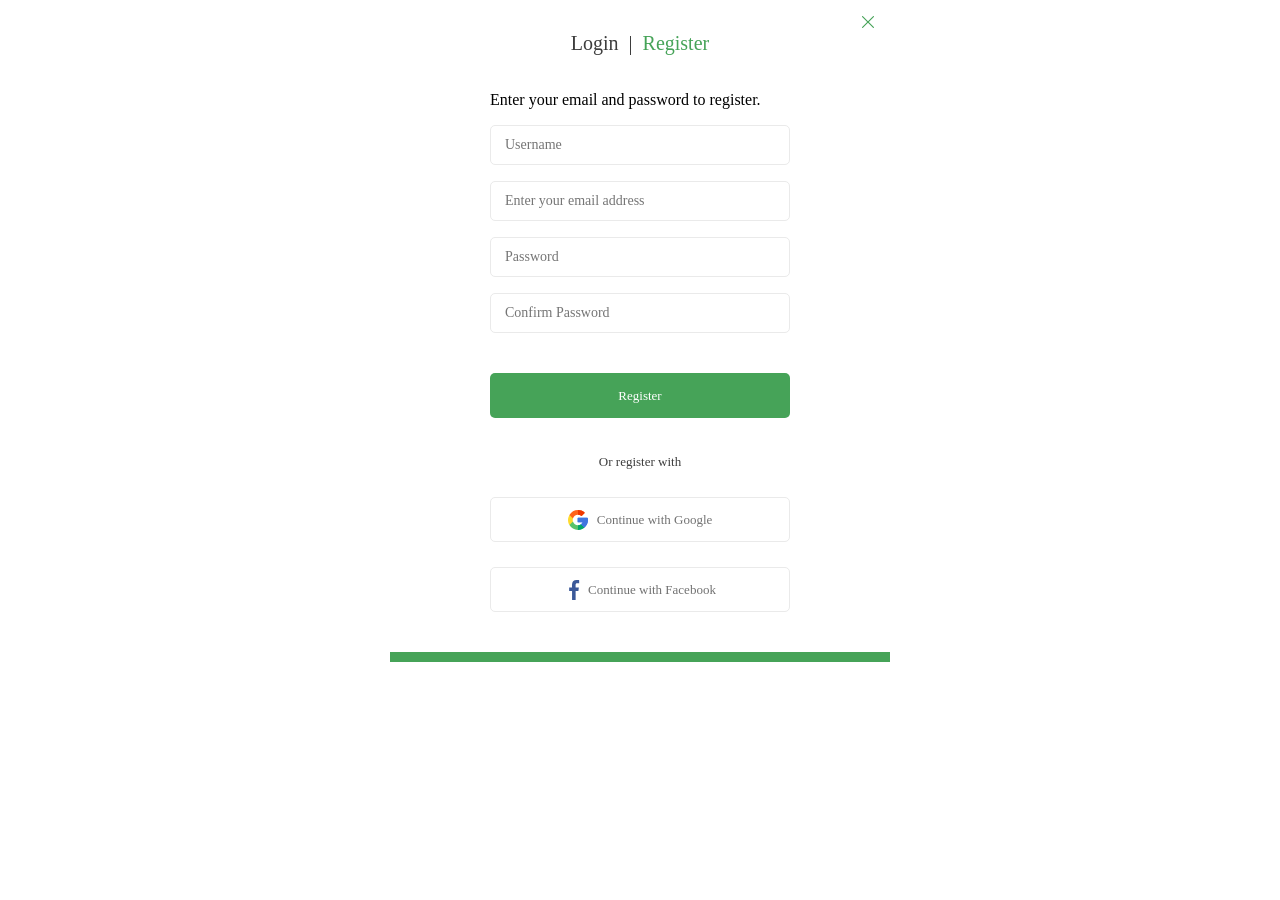
<file: registration.html>
<!DOCTYPE html>
<html lang="en">
<head>
    <meta charset="UTF-8">
    <meta name="viewport" content="width=device-width, initial-scale=1.0">
    <title>Registration</title>
    <link rel="stylesheet" href="./css/registration-reset.css">
    <link rel="stylesheet" href="./css/registration.css">
</head>
<body>
    <div class="container">

        <div class="close">
            <a href="./index.html" class="close_button">
                <svg xmlns="http://www.w3.org/2000/svg" width="18" height="18" viewBox="0 0 18 18" fill="none">
                  <path fill-rule="evenodd" clip-rule="evenodd" d="M3.17007 3.17007C3.39682 2.94331 3.76447 2.94331 3.99122 3.17007L9 8.17884L14.0088 3.17007C14.2355 2.94331 14.6032 2.94331 14.8299 3.17007C15.0567 3.39682 15.0567 3.76447 14.8299 3.99122L9.82116 9L14.8299 14.0088C15.0567 14.2355 15.0567 14.6032 14.8299 14.8299C14.6032 15.0567 14.2355 15.0567 14.0088 14.8299L9 9.82116L3.99122 14.8299C3.76447 15.0567 3.39682 15.0567 3.17007 14.8299C2.94331 14.6032 2.94331 14.2355 3.17007 14.0088L8.17884 9L3.17007 3.99122C2.94331 3.76447 2.94331 3.39682 3.17007 3.17007Z" fill="#46A358"/>
                </svg>
            </a>
        </div>

        <div class="container_reg">

            <h1 class="reg_text">Login<span class="reg_text_modification">|</span><span class="reg_text_color">Register</span></h1>

            <h2 class="reg_information">Enter your email and password to register.</h2>

            <div class="container_reg_form">
                <label for="text"></label>
                <input class="container_reg_form_text" placeholder="Username" type="text">
            </div>

            <div class="container_reg_form">
                <label for="email"></label>
                <input class="container_reg_form_text" placeholder="Enter your email address" type="email">
            </div>

            <div class="container_reg_form">
                <label for="password"></label>
                <input class="container_reg_form_text" placeholder="Password" type="password">
            </div>

            <div class="container_reg_form">
                <label for="password"></label>
                <input class="container_reg_form_text" placeholder="Confirm Password" type="password">
            </div>

            <button type="submit" class="btn btn_reg">Register</button>

            <div class="or_reg">
                <h3 class="or_reg_text">Or register with</h3>
            </div>

            <button type="submit" class="btn btn_reg_login_google">
                <div class="btn_reg_login_img">
                    <svg xmlns="http://www.w3.org/2000/svg" width="20" height="20" viewBox="0 0 20 20" fill="none">
                      <g clip-path="url(#clip0_2_2044)">
                        <path d="M16.4336 17.6055C14.6992 19.0703 12.4492 20 9.99999 20C6.35545 20 3.1562 17.9922 1.42186 15.0625L2.07116 12.0695L4.9492 11.5352C5.61717 13.6914 7.63276 15.2734 9.99999 15.2734C11.1484 15.2734 12.2148 14.9102 13.0937 14.2656L15.8594 14.6875L16.4336 17.6055Z" fill="#59C36A"/>
                        <path d="M16.4336 17.6055L15.8594 14.6875L13.0937 14.2656C12.2148 14.9102 11.1484 15.2735 10 15.2735V20C12.4493 20 14.6992 19.0703 16.4336 17.6055Z" fill="#00A66C"/>
                        <path d="M4.72656 10C4.72656 10.539 4.8086 11.0546 4.94922 11.5352L1.42188 15.0625C0.542969 13.5859 0 11.8515 0 10C0 8.1484 0.542969 6.41406 1.42188 4.9375L4.25285 5.42473L4.94922 8.46484C4.8086 8.94527 4.72656 9.4609 4.72656 10Z" fill="#FFDA2D"/>
                        <path d="M20 10C20 13.0468 18.5899 15.7773 16.4336 17.6055L13.0938 14.2656C13.7734 13.7734 14.3477 13.1171 14.7227 12.3437H10C9.67184 12.3437 9.41406 12.0859 9.41406 11.7578V8.24219C9.41406 7.91402 9.67184 7.65625 10 7.65625H19.25C19.5312 7.65625 19.7773 7.85543 19.8242 8.13668C19.9414 8.74609 20 9.37887 20 10Z" fill="#4086F4"/>
                        <path d="M14.7227 12.3437C14.3477 13.1171 13.7734 13.7734 13.0938 14.2656L16.4336 17.6055C18.5899 15.7773 20 13.0469 20 10C20 9.37887 19.9414 8.74609 19.8242 8.13668C19.7773 7.85543 19.5312 7.65625 19.25 7.65625H10V12.3437H14.7227Z" fill="#4175DF"/>
                        <path d="M16.5976 2.79293C16.6094 2.95699 16.5391 3.10937 16.4336 3.22652L13.9258 5.72262C13.7266 5.93355 13.3985 5.95699 13.1641 5.78121C12.2382 5.08984 11.1484 4.72656 9.99999 4.72656C7.63276 4.72656 5.61717 6.30855 4.9492 8.46484L1.42186 4.9375C3.1562 2.00781 6.35546 0 9.99999 0C12.332 0 14.6055 0.859375 16.3867 2.35934C16.5156 2.46484 16.5859 2.62887 16.5976 2.79293Z" fill="#FF641A"/>
                        <path d="M13.1641 5.78121C13.3984 5.95703 13.7265 5.93355 13.9257 5.72262L16.4336 3.22652C16.5391 3.10938 16.6094 2.95703 16.5976 2.79293C16.5859 2.62883 16.5156 2.46484 16.3867 2.35934C14.6055 0.859375 12.332 0 10 0V4.72656C11.1484 4.72656 12.2382 5.08984 13.1641 5.78121Z" fill="#F03800"/>
                      </g>
                      <defs>
                        <clipPath id="clip0_2_2044">
                          <rect width="20" height="20" fill="white"/>
                        </clipPath>
                      </defs>
                    </svg>
                </div>
                    <span class="btn_reg_login_link_text text_link_g">Continue with Google</span>
            </button>

            <button type="submit" class="btn btn_reg_login_facebook">
                    <div class="btn_reg_login_img">
                        <svg xmlns="http://www.w3.org/2000/svg" width="20" height="20" viewBox="0 0 20 20" fill="none">
                          <g clip-path="url(#clip0_2_2021)">
                            <path d="M13.3309 3.32083H15.1567V0.140833C14.8417 0.0975 13.7584 0 12.4967 0C6.72006 0 8.29172 6.54167 8.06172 7.5H5.15589V11.055H8.06089V20H11.6226V11.0558H14.4101L14.8526 7.50083H11.6217C11.7784 5.1475 10.9876 3.32083 13.3309 3.32083Z" fill="#3B5999"/>
                          </g>
                          <defs>
                            <clipPath id="clip0_2_2021">
                              <rect width="20" height="20" fill="white"/>
                            </clipPath>
                          </defs>
                        </svg>
                    </div>
                        <span class="btn_reg_login_link_text text_link_f">Continue with Facebook</span>
            </button>
        </div>
        <div class="container_reg_footer"></div>
    </div>
</body>
</html>
</file>
<file: css/style.css>
@font-face {
    font-family: "Cera Pro Regular";
    src: url(../fonts/CeraPro-Regular.eot) format(eot),
         url(../fonts/CeraPro-Regular.ttf) format(TruType),
         url(../fonts/CeraPro-Regular.woff) format(woff);
         font-weight: 400;
}

@font-face {
    font-family: "Cera Pro Medium";
    src: url(../fonts/CeraPro-Medium.eot) format(eot),
         url(../fonts/CeraPro-Medium.ttf) format(TruType),
         url(../fonts/CeraPro-Medium.woff) format(woff);
         font-weight: 500;
}

@font-face {
    font-family: "Cera Pro Bold";
    src: url(../fonts/CeraPro-Bold.eot) format(eot),
         url(../fonts/CeraPro-Bold.ttf) format(TruType),
         url(../fonts/CeraPro-Bold.woff) format(woff);
         font-weight: 700;
}

@font-face {
    font-family: "Hanged_Letters";
    src: url(../fonts/Hanging_Letters/Hanged_Letters.ttf) format(TruType);
    font-weight: 400;
}

header{
    padding: 30px 120px 0;
}

.header{
    display: flex;
    align-items: start;
    justify-content: space-between;
    border-bottom: 1px solid rgba(70, 163, 88, 0.50);
}

.list-item{
    padding: 8px 0 25px 0;
    position: relative;
    border-bottom: 3px solid transparent;
}

.menu-item-3{
    min-width: 90px;
}

.menu-item-3:hover .sub-list{
    display: contents;
    display: flex;
    flex-direction: column;
    padding-top: 41px;
    position: absolute;
    left: -56px;
    z-index: 1;
}

.sub-list{
    display: none;
}

.sub-list-item{
    background-color: #EDF6EE;
}

.sub-list-item:hover{
    background-color: #1A712A;
}

.sub-list-item:hover .icon-sub-list-item{
    display: contents;
}
.icon-sub-list-item>svg{
    transform: rotate(180deg);
}

.sub-list-item:hover .sub-list-item-link{
    color: #FFF;
    font-family: "Cera Pro Bold";
    font-size: 16px;
    font-weight: 700;
    line-height: normal;
}

.sub-list-item{
    display: flex;
    align-items: center;
    justify-content: space-between;
    padding: 8px 18px 8px 14px;
    min-width: 188px;
    min-height: 35px;
}

.sub-list-item-link{
    color: #3D3D3D;
    font-family: "Cera Pro Regular";
    font-size: 16px;
    font-weight: 400;
    line-height: normal;
}

.icon-sub-list-item{
    display: none;
}

.sub-list-item-4:hover .drop-drown-list-item{
    display: contents;
    display: flex;
    align-items: center;
    justify-content: space-between;
    padding: 8px 18px 8px 14px;
    min-width: 188px;
    min-height: 35px;
}

.drop-down-list{
    padding-left: 10px;
    position: absolute;
    left: 180px;
    top: 41px;
    z-index: 1;
}

.drop-drown-list-item{
    display: none;
}

.drop-drown-list-item{
    background-color: #EDF6EE;
}

.drop-drown-list-item:hover{
    background-color: #1A712A;

}

.drop-drown-list-item:hover .drop-drown-list-item-link{
    color: #FFF;
    font-family: "Cera Pro Bold";
    font-size: 16px;
    font-weight: 700;
    line-height: normal;
}

.drop-drown-list-item-link{
    color: #3D3D3D;
    font-family: "Cera Pro Regular";
    font-size: 16px;
    font-weight: 400;
    line-height: normal;
}

.link-nav{
    font-family: 'Cera Pro Regular';
    font-size: 16px;
    font-weight: 400;
    color: #3D3D3D;
}

.list-item:hover{
    border-bottom: 3px solid #46A358;
}

.list-item:hover .link-nav{
    font-family: "Cera Pro Bold";
    font-size: 16px;
    font-weight: 700;
    color: #3D3D3D;
}

.nav-list{
    display: flex;
    align-items: center;
    justify-content: center;
    text-align: center;
    gap: 50px;
}

.btn-log{
    display: flex;
    align-items: center;
    justify-content: center;
    padding: 8px 18px;
    gap: 4px;
    border-radius: 6px;
    background-color: #46A358;
}

.btn-log>a{
    color: #FFFFFF;
    font-family: "Cera Pro Medium";
    font-weight: 500;
    font-style: 16px;
}

.section-main{
    padding: 12px 120px 0;
}

.section-main-info{
    display: flex;
    justify-content: space-between;
    background-color: #F5F5F580;
}

.comtainer-info{
    padding: 68px 93px 85px 40px;
}

.welcome-text{
    font-family: "Cera Pro Medium";
    font-weight: 500;
    font-size: 14px;
    line-height: 16px;
    text-transform: uppercase;
}

.slogan{
    margin-top: 7px;
    font-family: "Cera Pro Bold";
    font-weight: 700;
    font-size: 70px;
    line-height: 70px;
    text-transform: uppercase;
    max-width: 530px;
}

.text-color-green{
 color: #46A358;
}

.info-text{
    margin-top: 5px;
    font-family: "Cera Pro Regular";
    font-weight: 400;
    font-size: 14px;
    line-height: 24px;
    max-width: 557px;
}

.shop-now{
    margin-top: 44px;
    padding: 11px 27px 9px;
    border-radius: 6px;
    background-color: #46A358;
    font-family: "Cera Pro Bold";
    font-weight: 700;
    font-style: 16px;
    line-height: 20px;
    text-transform: uppercase;
    color: #FFFFFF;
}

.container-main-product{
    position: relative;
}

.product-img-position{
    position: absolute;
    top: 298px;
    left: 55px;
}

.section-shop{
    padding: 46px 120px 0;
    display: flex;
    gap: 50px;
    justify-content: space-between;
}

.container-categories{
    background-color:#FBFBFB;
}

.categories-text{
    padding: 14px 199px 7px 18px;
    font-family: "Cera Pro Bold";
    font-weight: 700;
    font-size: 18px;
    line-height: 16px;
    padding-right: 10px;
    color: #3D3D3D;
}

.list-categories{
    padding: 0 24px 300px 30px;
}

.checkbox-text>span{
    font-family: "Cera Pro Regular";
    font-weight: 400;
    font-size: 15px;
    line-height: 40px;
    color: #3D3D3D;
    transition: color 0.3s;
}

.checkbox-text{
    display: flex;
    align-items: center;
    justify-content: space-between;
    gap: 137px;
}

.custom-checkbox input {
    display: none;
}

.custom-checkbox input:checked + .checkbox-text span {
    font-family: "Cera Pro Bold";
    font-weight: 700;
    color: #46A358;
}


.comtainer-sale{
    min-width: 370px;
    min-height: 370px;
}


.comtainer-main-shop{
    max-width: 840px;
}

.comtainer-short-by{
    display: flex;
    justify-content: space-between;
    align-items: center;
}

.short-by{
    display: flex;
    align-items: center;
    gap: 40px;
}

.short-by-list{
    padding-bottom: 7px;
    font-family: "Cera Pro Regular";
    font-weight: 400;
    font-size: 15px;
    line-height: 16px;
    color: #3D3D3D;
}

.short-by-list.active{
    border-bottom: 2px solid #46A358;
    font-family: "Cera Pro Bold";
    font-weight: 700;
    font-size: 15px;
    line-height: 16px;
    color: #46A358;
}

.default-sorting{
    display: flex;
    align-items: center;
    justify-content: center;
    gap: 5px;
}

.container-text-sorting{
    display: flex;
    align-items: center;
    justify-content: center;
    gap: 8px;
}

.text-sorting{
    font-family: "Cera Pro Regular";
    font-weight: 400;
    font-size: 15px;
    line-height: 16px;
    color: #3D3D3D;
}

.section-shop-card{
    margin-top: 30px;
}

.container-shop-card{
    display: flex;
    flex-wrap: wrap;
    row-gap: 70px;
    column-gap: 30px;
}

.shop-card:hover .shop-card-icon{
    display: contents;
    display: flex;
    min-width: 125px;
    justify-content: space-between;
    align-items: center;
    gap: 10px;
    position: absolute;
    bottom: 7px;
}

.shop-card.shop-card-border{
    border-top: 1px solid transparent;
}

.shop-card.shop-card-border:hover{
    border-top: 1px solid #46A358;
}


.background-img{
    display: flex;
    justify-content: center;
    align-items: center;
    flex-direction: column;
    background-color: #FBFBFB;
    position: relative;
}

.shop-card-icon{
    display: none;
}

.card-icon{
    padding: 6px 8px 6px 8px;
    border-radius: 4px;
    background-color: #fff;
}

.card-icon>a>svg{
    fill: #000;
}

.card-icon>a:hover>svg{
    fill: #46A358;
}

.block-sele{
    position: absolute;
    left: 0;
    top: 14px;
    padding: 7px 9px 7px 9px;
    color: #FFF;
    background-color: #46A358;
    text-align: center;
    vertical-align: center;
    font-family: "Cera Pro Medium";
    font-size: 16px;
    font-weight: 500;
    line-height: 16px;
}

.card-img{
    width: 250px;
    height: 250px;
}

.card-text{
    margin-top: 12px;
    font-family: "Cera Pro Regular";
    font-weight: 400;
    font-size: 16px;
    line-height: 16px;
    color: #3D3D3D;
}

.container-card-price{
    margin-top: 6px;
    display: flex;
    align-items: center;
    gap: 10px;
}

.card-price-sale{
    color: #A5A5A5;
    font-family: "Cera Pro Regular";
    font-size: 18px;
    font-weight: 400;
    line-height: 16px;
}

.card-price{
    font-family: "Cera Pro Bold";
    font-weight: 700;
    font-size: 18px;
    line-height: 16px;
    color: #46A358;
}

.section-shop-footer{
    padding: 90px 120px 0;
    display: flex;
    justify-content: flex-end;
    gap: 10px;
}

.page-number{
    display: flex;
    justify-content: center;
    align-items: center;
    width: 35px;
    height: 35px;
    border-radius: 4px;
    border: 1px solid #E5E5E5;
}

.page-number.active{
    background-color: #46A358;
}

.page-number.active>span.page-number-text{
    color: #FFF;
    font-family: "Cera Pro Bold";
    font-weight: 700;
    font-size: 18px;
    line-height: 16px;
}

.page-number-text{
    font-family: "Cera Pro Bold";
    font-weight: 400;
    font-size: 18px;
    line-height: 16px;
    color: #3D3D3D;
}

.section-info-more{
    padding: 100px 120px 0;
    display: flex;
    justify-content: space-between;
    align-items: center;
    gap: 28px;
}

.container-info-more{
    position: relative;
    background-color: #FBFBFB;
    min-width: 586px;
    display: flex;
    align-items: center;
}

.info-more{
    padding: 37px 30px 46px 264px;
    display: flex;
    flex-direction: column;
    align-items: flex-end;
    gap: 25px;
}

.info-more-text-container{
    display: flex;
    flex-direction: column;
    align-items: flex-end;
    gap: 10px;
}

.info-more-text{
    max-width: 146px;
    font-family: "Cera Pro Bold";
    text-align: right;
    font-weight: 700;
    font-size: 18px;
    line-height: 24px;
    color: #3D3D3D;
}

.info-more-text-pr{
    max-width: 292px;
    font-family: "Cera Pro Regular";
    text-align: right;
    font-weight: 400;
    font-size: 14px;
    line-height: 24px;
    color: #727272;
}

.btn-find-more{
    width: 140px;
    height: 40px;
    border-radius: 6px;
    display: flex;
    justify-content: center;
    align-items: center;
    gap: 4px;
    background-color: #46A358;
    text-align: center;
    color: #FFF;
    font-family: "Cera Pro Regular";
    font-size: 14px;
    font-weight: 400;
    line-height: 20px;
}

.container-info-more-img{
    position: absolute;
    bottom: 10px;
    left:0;
}

.section-posts{
    padding: 138px 120px 0;
}

.head-post-text{
    color: #3D3D3D;
    text-align: center;
    font-family: "Cera Pro Bold";
    font-size: 30px;
    font-weight: 700;
    line-height: 30px;
}

.subtitle-post-text{
    margin-top: 15px;
    color: #727272;
    text-align: center;
    font-family: "Cera Pro Regular";
    font-size: 14px;
    font-weight: 400;
    line-height: 24px;
}

.container-posts{
    margin-top: 35px;
    display: flex;
    justify-content: space-between;
    gap: 43px;
}

.card-post{
    max-width: 268px;
    background-color: #FBFBFB;
}

.card-post-info{
    padding: 9px 13px 9px;
    display: flex;
    flex-direction: column;
    gap: 4px;
}

.interaction-card-time{
    color: #46A358;
    font-family: "Cera Pro Medium";
    font-size: 14px;
    font-weight: 500;
    line-height: 16px;
}

.head-card-post{
    max-width: 202px;
    color: #3D3D3D;
    font-family: "Cera Pro Bold";
    font-size: 20px;
    font-weight: 700;
    line-height: 26px;
}

.subtitle-card-post{
    color: #727272;
    font-family: "Cera Pro Regular";
    font-size: 14px;
    font-weight: 400;
    line-height: 22px;
}

.post-link{
    padding: 0 164px 13px 14px;
}

.read-more-card-linc{
    display: flex;
    align-items: center;

    gap: 3px;
    color: #3D3D3D;
    font-family: "Cera Pro Medium";
    font-size: 14px;
    font-weight: 500;
    line-height: 16px;
}

.post-link:hover .read-more-card-linc{
    display: flex;
    align-items: center;
    gap: 3px;
    color: #46A358;
    font-family: "Cera Pro Medium";
    font-size: 14px;
    font-weight: 500;
    line-height: 16px;
}

.read-more-card-linc>svg{
    fill: #3D3D3D;
}

.post-link:hover .read-more-card-linc>svg{
    fill: #46A358;
}


footer{
    padding: 100px 120px 0;
}

.section-one{
    display: flex;
    justify-content: space-between;
    padding: 0 25px 0 25px;
    background-color: #FBFBFB;
}

.container-footer-info{
    display: flex;
    justify-content: space-between;
    align-items: center;
    flex-grow: 1;
    gap: 30px;
    background-color: #FBFBFB;
}

.card-footer-info{
    display: flex;
    justify-content: center;
    align-items: center;
}

.card-footer-info.card-footer-info-1{
    background-image: url(../img/futer-card-1.png);
    background-repeat: no-repeat;
    background-position: 0 30px;
}

.card-footer-info.card-footer-info-2{
    background-image: url(../img/futer-card-2.png);
    background-repeat: no-repeat;
    background-position: 0 30px;
}

.card-footer-info.card-footer-info-3{
    background-image: url(../img/futer-card-3.png);
    background-repeat: no-repeat;
    background-position: 0 30px;
}

.line-footer-info{
    height: 187px;
    width: 1px;
    background-color: rgba(70, 163, 88, 0.10);;
}

.card-footer-text{
    padding: 132px 0 23px 0;
}

.heder-footer-text{
    color: #3D3D3D;
    font-family: "Cera Pro Bold";
    font-size: 17px;
    font-weight: 700;
    line-height: 16px;
}

.subtitle-footer-text{
    margin-top: 9px;
    max-width: 204px;
    color: #727272;
    font-family: "Cera Pro Regular";
    font-size: 14px;
    font-weight: 400;
    line-height: 22px;
}

.container-footer-newsletter{
    flex-grow: 1;
    background-color: #FBFBFB;
}

.card-footer-newsletter{
    padding: 37px 0 32px 62px;
    display: flex;
    flex-direction: column;
    align-items: flex-start;
    gap: 18px;
}

.heder-newsletter-text{
    color: #3D3D3D;
    font-family: "Cera Pro Bold";
    font-size: 18px;
    font-weight: 700;
    line-height: 16px;
}

.container-newsletter-newsletter{
    display: flex;
    justify-content: center;
    align-items: center;
    position: relative;
}

.footer-newsletter{
    min-width: 354px;
    padding: 12px 0 12px 11px;
    background: #FBFBFB;
    box-shadow: 0px 0px 20px 0px rgba(0, 0, 0, 0.06);
    border-radius: 6px;
    color: #ACACAC;
    font-family: "Cera Pro Regular";
    font-size: 14px;
    font-weight: 400;
    line-height: 16px;
}

.btn-newsletter-newsletter{
    padding: 12px 25px 12px 25px;
    border-radius: 0 6px 6px 0;
    box-shadow: 0px 0px 20px 0px rgba(0, 0, 0, 0.06);
    position: absolute;
    right: 0;
    z-index: 1;
    background: #46A358;
    color: #FBFBFB;;
    font-family: "Cera Pro Medium";
    font-size: 18px;
    font-weight: 700;
    line-height: 16px;
}

.subtitle-newsletter-text{
    max-width: 354px;
    color: #727272;
    font-family: "Cera Pro Regular";
    font-size: 13px;
    font-weight: 400;
    line-height: 22px;
}

.container-contacts{
    height: 88px;
    background: linear-gradient(90deg, #EDF6EF 0%, #52C368 100%) no-repeat;
    padding: 27px 22px 0 23px;
}

.contact-data{
    display: flex;
    justify-content: space-between;
    align-items: center;
    gap: 155px;
}

.contact{
    display: flex;
    gap: 10px;
}

.contact-link{
    max-width: 176px;
    color: #3D3D3D;
    font-family: "Cera Pro Regular";
    font-size: 14px;
    font-weight: 400;
    line-height: 22px;
}
/* ____________________________________________________________________________________ */

.section-three{
    display: flex;
    justify-content: space-between;
    background-color: #FBFBFB;
    border-bottom: 1px solid rgba(70, 163, 88, 0.20);
    padding: 0 155px 0 25px;
}

.container-three-info{
    display: flex;
    justify-content: space-between;
    align-items: center;
    flex-grow: 1;
    gap: 61px;
    background-color: #FBFBFB;
    padding: 33px 0 29px 0;
}

.card-three-info{
    min-width: 204px;
}

.link-three-info{
    color: #3D3D3D;
    font-family: "Cera Pro Regular";
    font-size: 14px;
    font-weight: 400;
    line-height: 30px;
}

.container-external-data{
    background-color: #FBFBFB;
    padding: 33px 0 49px 66px;
    flex-grow: 1;
}

.head-three-info{
    color: #3D3D3D;
    font-family: "Cera Pro Bold";
    font-size: 18px;
    font-weight: 700;
    line-height: 16px;
}

.list-three-info{
    margin-top: 8px;
}

.head-social-info{
    color: #3D3D3D;
    font-family: "Cera Pro Bold";
    font-size: 18px;
    font-weight: 700;
    line-height: 16px;
}

.icon-social-list{
    margin-top: 20px;
    display: flex;
    gap: 10px;
}

.container-pay-systems{
    margin-top: 33px;
    min-width: 224px;
    min-height: 55px;
    background-image: url(../img/pay.png);
    background-repeat: no-repeat;
    background-position: 0 29px;
}

.head-pay-info{
    color: #3D3D3D;
    font-family: "Cera Pro Bold";
    font-size: 18px;
    font-weight: 700;
    line-height: 16px;
}

.rights-reserved{
    padding: 8px 120px 22px;
    display: flex;
    justify-content: center;
    align-items: center;
    color: #3D3D3D;
    font-family: "Cera Pro Regular";
    font-size: 14px;
    font-weight: 400;
    line-height: 30px;
}

@media screen and (min-width: 1024px) and (max-width: 1400px){
    body{
        margin: 0;
    }

    header{
        padding: 30px 48px 0;
    }

    .section-main{
        padding: 12px 48px 0;
    }

    .list-categories {
        padding: 0 24px 900px 30px;
}

    .checkbox-text{
        min-width: 256px;
    }

    .product-img-position{
        position: absolute;
        top: 190px;
        left: 25px;
    }

    .section-shop{
        padding: 46px 48px 0;
        display: flex;
        gap: 40px;
        justify-content: space-between;
    }

    .container-shop-card{
        display: flex;
        flex-wrap: wrap;
        justify-content: space-between;
        row-gap: 50px;
        column-gap: 10px;
    }

    .section-shop-footer{
        padding: 90px 48px 0;
    }

    .section-info-more{
        padding: 100px 48px 0;
    }

    .container-info-more{
        min-width: 450px;
    }

    .info-more {
        padding: 37px 30px 46px 200px;
    }

    .container-info-more-img{
        left: -45px;
    }

    .info-more-text{
        font-size: 10px;
    }

    .info-more-text-pr{
        font-size: 10px;
    }

    .container-posts{
        display: grid;
        justify-content: space-between;
        column-gap: 70px;grid-template-columns: 268px 268px;

    }

    footer{
        padding: 100px 48px 0;
    }

    .contact-data{
        gap: 0;
    }

    .card-three-info{
        min-width: 100px;
    }

    .container-external-data{
        padding: 33px 0 49px 73px;
    }

}

@media screen and (min-width: 2048px) and (max-width: 2560px){
    .section-shop{
    padding: 46px 120px 0;
    display: flex;
    gap: 150px;
    justify-content: space-between;
    }

    .container-aside{
        flex-grow: 0;
    }

    .list-categories {
    padding: 0 24px 234px 30px;
}

    .comtainer-main-shop{
        flex-grow: 1;
        max-width: none;
    }

    .checkbox-text{
        min-width: 256px;
    }

    .container-shop-card {
        display: flex;
        flex-wrap: wrap;
        justify-content: space-between;
        row-gap: 70px;
        column-gap: 30px;
}

    .card-footer-newsletter{
        padding: 37px 0 32px 250px;
    }

    .container-external-data{
        padding: 33px 0 49px 250px;
    }
}
</file>
<file: css/registration.css>
@font-face {
    font-family: "Cera Pro Regular";
    src: url(../fonts/CeraPro-Regular.eot) format(eot),
         url(../fonts/CeraPro-Regular.ttf) format(TruType),
         url(../fonts/CeraPro-Regular.woff) format(woff);
         font-weight: 400;
}

@font-face {
    font-family: "Cera Pro Medium";
    src: url(../fonts/CeraPro-Medium.eot) format(eot),
         url(../fonts/CeraPro-Medium.ttf) format(TruType),
         url(../fonts/CeraPro-Medium.woff) format(woff);
         font-weight: 500;
}

@font-face {
    font-family: "Cera Pro Bold";
    src: url(../fonts/CeraPro-Bold.eot) format(eot),
         url(../fonts/CeraPro-Bold.ttf) format(TruType),
         url(../fonts/CeraPro-Bold.woff) format(woff);
         font-weight: 700;
}

.container{
    margin: 0 auto;
    width: 500px;
    height: 656px;
    background-color: #fff;
}

.close{
    margin-top: 13px;
    margin-left: 469px;
}

.close_button_img{
    width: 18px;
    height: 18px;
}

.container_reg{
    margin-top: 21px;
    margin: 0 auto;
    width: 300px;
    background-color: #fff;
}

.reg_text{
    display: flex;
    justify-content: center;
    align-items: center;
    color: #3D3D3D;
    font-size: 20px;
    font-style: normal;
    font-weight: 500;
    line-height: 16px;
}

.reg_text_modification{
    margin-left: 10px;
}

.reg_text_color{
    margin-left: 10px;
    color: #46A358;
}

.h2 .h3{
    color: #3D3D3D;
    font-size: 13px;
    font-style: normal;
    font-weight: 400;
    line-height: 16px;
}

.reg_information{
    margin-top: 40px;
}

.container_reg_form{
    margin-top: 16px;
}

.container_reg_form_text{
    width: 300px;
    height: 40px;
    padding: 12px 0 12px 14px;
    background-color: #fff;
    border-radius: 5px;
    border: 1px solid #EAEAEA;

    color: #A5A5A5;
    font-size: 14px;
    font-style: normal;
    font-weight: 400;
    line-height: 16px;
}

.btn{
    display: flex;
    justify-content: center;
    align-items: center;
    width: 300px;
    height: 45px;
}

.btn_reg{
    margin-top: 40px;
    border-radius: 5px;
    background: #46A358;

    color: #fff;
    font-size: 13px;
    font-style: normal;
    font-weight: 500;
    line-height: 16px;
}

.or_reg{
    margin: 0 auto;
    margin-top: 36px;
}

.or_reg_text{
    text-align: center;
    color: #3D3D3D;
    font-size: 13px;
    font-style: normal;
    font-weight: 400;
}

.btn_reg_login_google{
    margin-top: 27px;
    border-radius: 5px;
    border: 1px solid #EAEAEA;

}

.btn_reg_login_facebook{
    margin-top: 25px;
    border-radius: 5px;
    border: 1px solid #EAEAEA;
}

.btn_reg_login_img{
    width: 20px;
    height: 20px;
}

.btn_reg_login_link_text{
    color: #727272;
    text-align: center;
    font-size: 13px;
    font-style: normal;
    font-weight: 500;
    line-height: 16px
}

.text_link_g{
    margin-left: 9px;
}

.text_link_f{
    margin-left: 4px;
}

.container_reg_footer{
    margin-top: 40px;
    width: 500px;
    height: 10px;
    background: #46A358;
}
</file>
